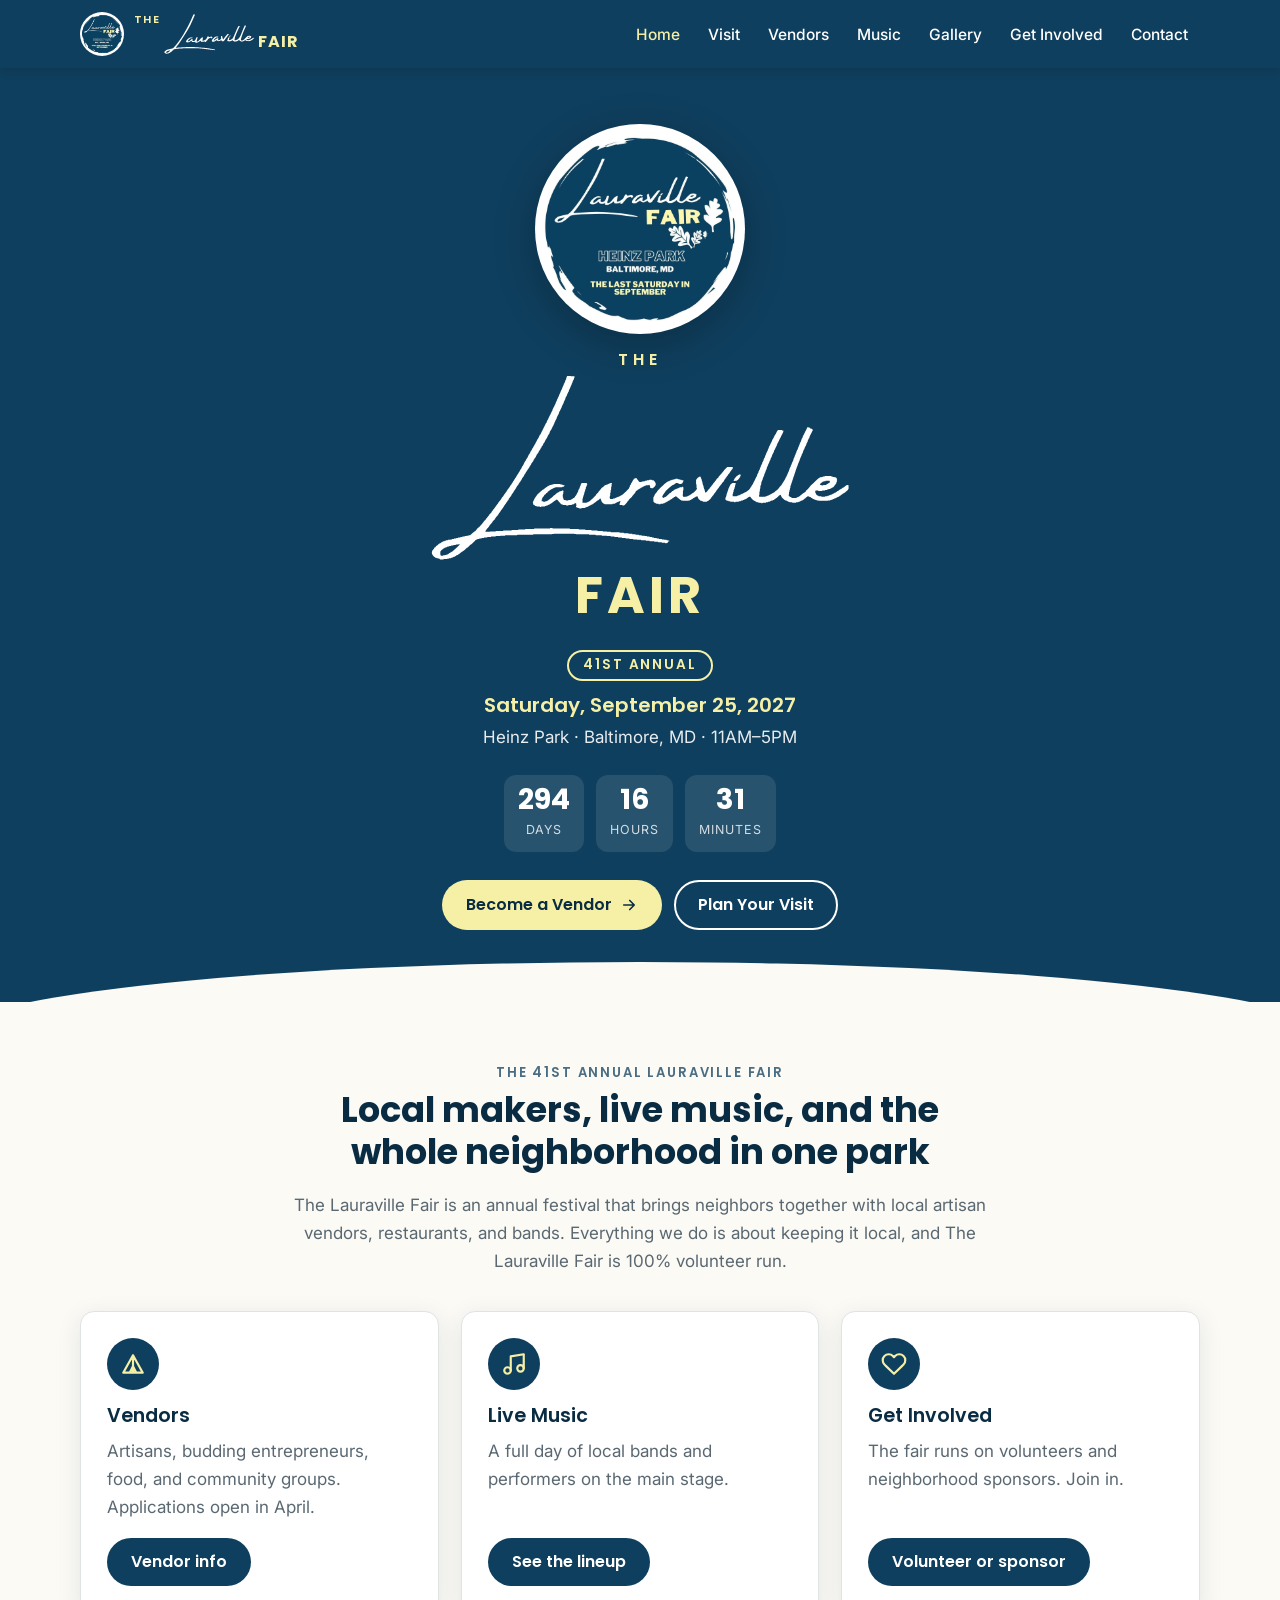
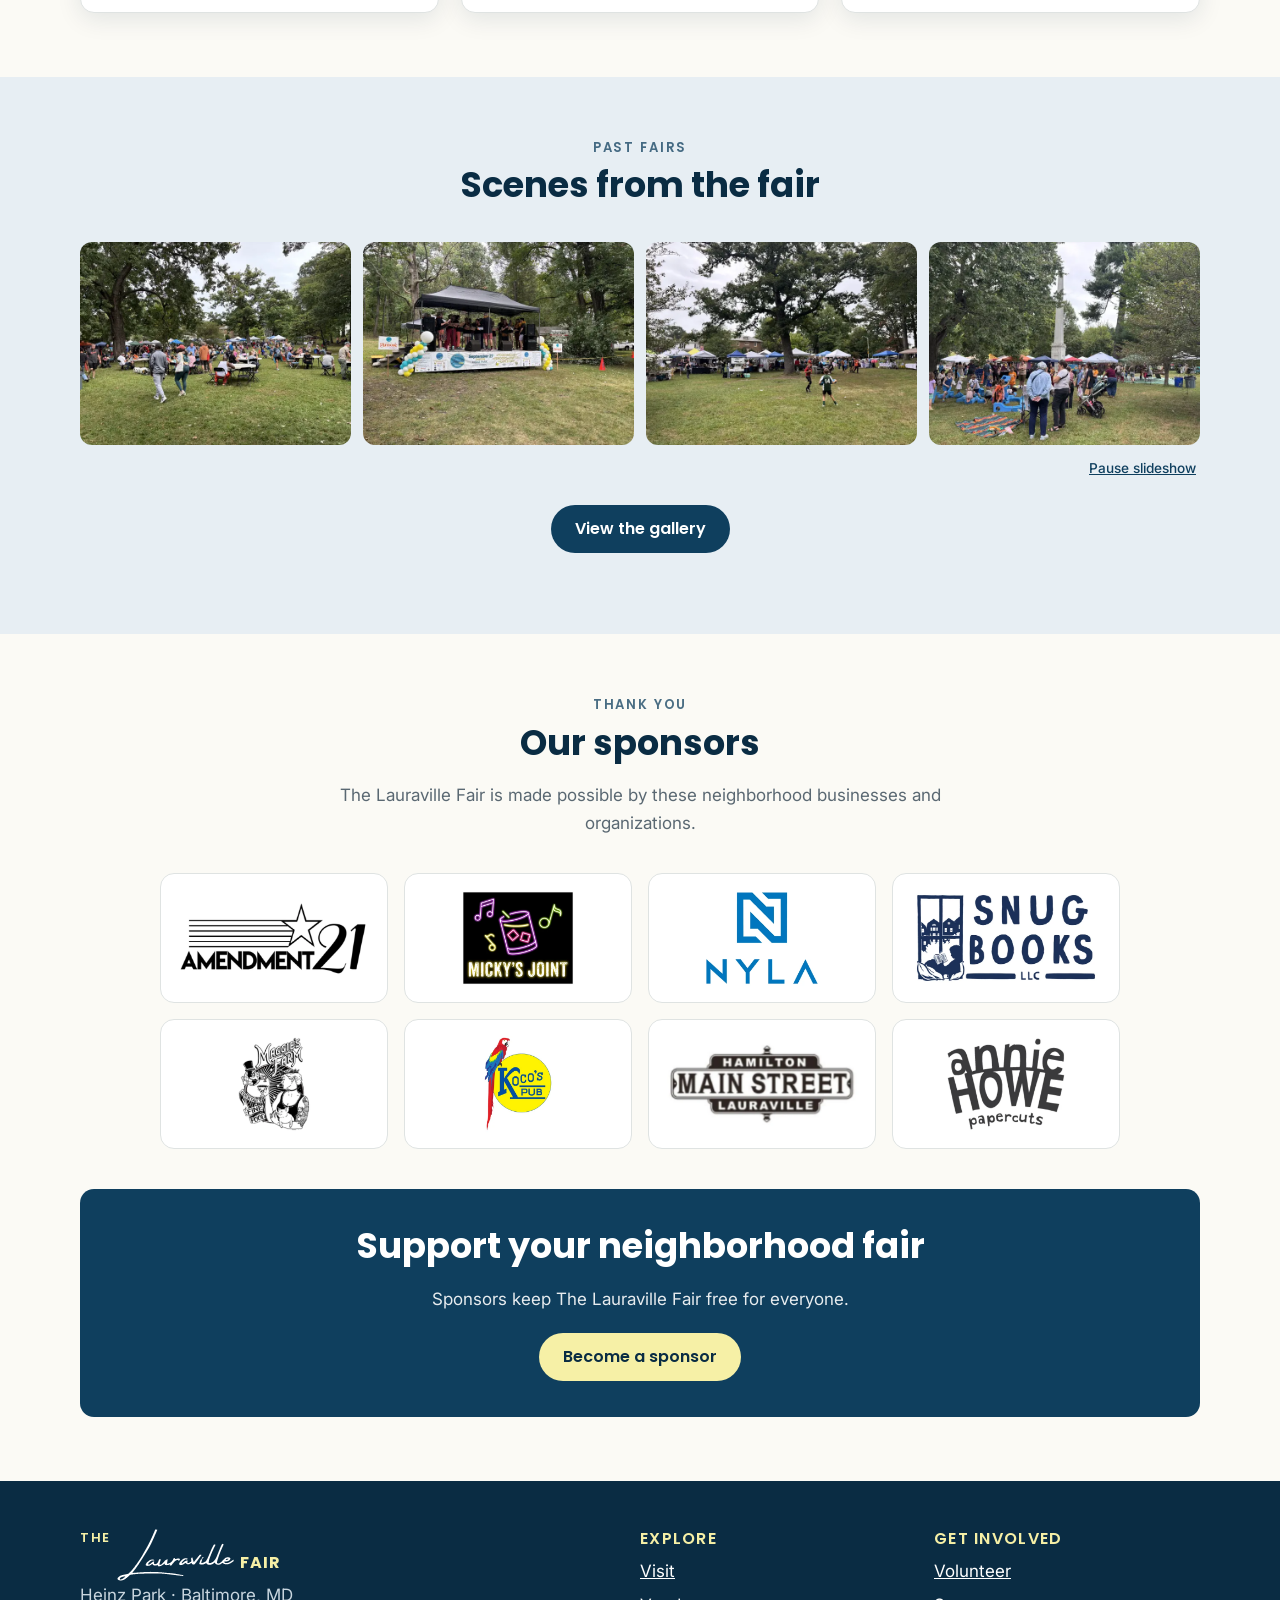
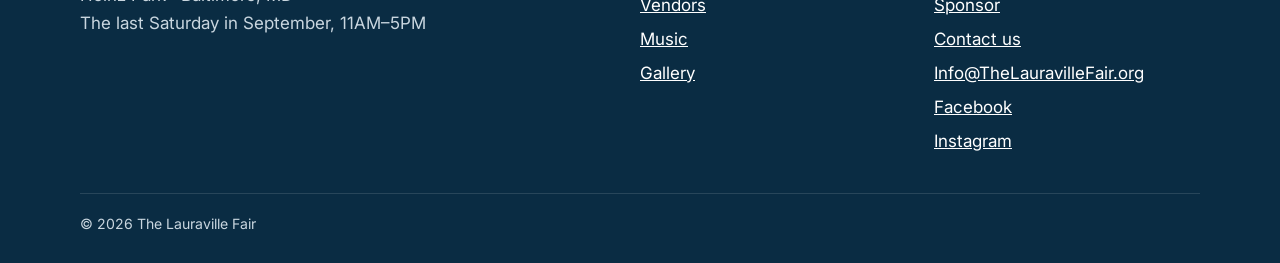
<file: index.html>
<!doctype html>
<html lang="en">
<head>
  <meta charset="utf-8">
  <meta name="viewport" content="width=device-width, initial-scale=1">
  <title>The Lauraville Fair | Heinz Park, Baltimore | The Last Saturday in September</title>
  <meta name="description" content="The Lauraville Fair: a free neighborhood festival of local vendors, live music, food, and community at Heinz Park in Baltimore, every last Saturday in September.">
  <link rel="canonical" href="https://www.thelauravillefair.org/">
  <link rel="icon" href="assets/images/logo-lowres.webp">
  <meta property="og:title" content="The Lauraville Fair | Heinz Park, Baltimore | The Last Saturday in September">
  <meta property="og:description" content="The Lauraville Fair: a free neighborhood festival of local vendors, live music, food, and community at Heinz Park in Baltimore, every last Saturday in September.">
  <meta property="og:image" content="https://www.thelauravillefair.org/assets/images/logo-lowres.webp">
  <link rel="preconnect" href="https://fonts.googleapis.com">
  <link rel="preconnect" href="https://fonts.gstatic.com" crossorigin>
  <link href="https://fonts.googleapis.com/css2?family=Inter:wght@400;500;600&family=Poppins:wght@500;600;700&display=swap" rel="stylesheet">
  <link rel="stylesheet" href="assets/css/styles.css?v=19">
</head>
<body>
  <a class="skip-link" href="#main">Skip to content</a>

  <header class="site-header">
    <nav class="container nav" aria-label="Main">
      <a class="brand" href="index.html">
        <img src="assets/images/logo-lowres.webp" alt="" width="44" height="44">
        <span><small>The</small><img class="script-word" src="assets/images/lauraville-script.svg?v=3" alt="Lauraville" width="90" height="40"><b>FAIR</b></span>
      </a>
      <button class="nav-toggle" aria-label="Open menu" aria-expanded="false" aria-controls="nav-links">
        <svg viewBox="0 0 24 24" fill="none" stroke="currentColor" stroke-width="2" stroke-linecap="round"><path d="M4 6h16M4 12h16M4 18h16"/></svg>
      </button>
      <ul class="nav-links" id="nav-links">
        <li><a href="index.html" aria-current="page">Home</a></li>
        <li><a href="visit.html">Visit</a></li>
        <li><a href="vendors.html">Vendors</a></li>
        <li><a href="music.html">Music</a></li>
        <li><a href="gallery.html">Gallery</a></li>
        <li><a href="get-involved.html">Get Involved</a></li>
        <li><a href="contact.html">Contact</a></li>
      </ul>
    </nav>
  </header>

  <main id="main">

    <section class="hero">
      <div class="container">
        <img class="hero__logo" src="assets/images/logo-lowres.webp" alt="The Lauraville Fair logo" width="210" height="210">
        <h1><span class="the">The</span> <img class="script" src="assets/images/lauraville-script.svg?v=3" alt="Lauraville" width="420" height="187"> <span class="fair">FAIR</span></h1>
        <p class="hero__edition"><span data-fair-edition>41st</span> Annual</p>
        <p class="hero__date" data-fair-date>The last Saturday in September</p>
        <p class="hero__place">Heinz Park · Baltimore, MD · 11AM–5PM</p>
        <div class="countdown" aria-label="Countdown to the fair">
          <div><b data-days>–</b><small>Days</small></div>
          <div><b data-hours>–</b><small>Hours</small></div>
          <div><b data-minutes>–</b><small>Minutes</small></div>
        </div>
        <div class="hero__ctas">
          <a class="btn btn--butter" href="vendors.html">Become a Vendor <svg viewBox="0 0 24 24" fill="none" stroke="currentColor" stroke-width="2.2" stroke-linecap="round" stroke-linejoin="round"><path d="M5 12h14M13 6l6 6-6 6"/></svg></a>
          <a class="btn btn--ghost" href="visit.html">Plan Your Visit</a>
        </div>
      </div>
    </section>

    <section class="section">
      <div class="container">
        <div class="section__head">
          <span class="eyebrow">The <span data-fair-edition>41st</span> Annual Lauraville Fair</span>
          <h2>Local makers, live music, and the whole neighborhood in one park</h2>
          <p>The Lauraville Fair is an annual festival that brings neighbors together with local artisan vendors, restaurants, and bands. Everything we do is about keeping it local, and The Lauraville Fair is 100% volunteer run.</p>
        </div>
        <div class="grid grid--3">
          <div class="card">
            <div class="card__icon"><svg viewBox="0 0 24 24" fill="none" stroke="currentColor" stroke-width="2" stroke-linecap="round" stroke-linejoin="round"><path d="M3 20 12 4l9 16M3 20h18M12 4v16M9 20l3-6 3 6"/></svg></div>
            <h3>Vendors</h3>
            <p>Artisans, budding entrepreneurs, food, and community groups. Applications open in April.</p>
            <a class="btn btn--navy" href="vendors.html">Vendor info</a>
          </div>
          <div class="card">
            <div class="card__icon"><svg viewBox="0 0 24 24" fill="none" stroke="currentColor" stroke-width="2" stroke-linecap="round" stroke-linejoin="round"><path d="M9 18V5l12-2v13"/><circle cx="6" cy="18" r="3"/><circle cx="18" cy="16" r="3"/></svg></div>
            <h3>Live Music</h3>
            <p>A full day of local bands and performers on the main stage.</p>
            <a class="btn btn--navy" href="music.html">See the lineup</a>
          </div>
          <div class="card">
            <div class="card__icon"><svg viewBox="0 0 24 24" fill="none" stroke="currentColor" stroke-width="2" stroke-linecap="round" stroke-linejoin="round"><path d="M20.8 4.6a5.5 5.5 0 0 0-7.8 0L12 5.7l-1-1.1a5.5 5.5 0 0 0-7.8 7.8l1 1.1L12 21l7.8-7.5 1-1.1a5.5 5.5 0 0 0 0-7.8z"/></svg></div>
            <h3>Get Involved</h3>
            <p>The fair runs on volunteers and neighborhood sponsors. Join in.</p>
            <a class="btn btn--navy" href="get-involved.html">Volunteer or sponsor</a>
          </div>
        </div>
      </div>
    </section>

    <section class="section section--tint">
      <div class="container">
        <div class="section__head">
          <span class="eyebrow">Past Fairs</span>
          <h2>Scenes from the fair</h2>
        </div>
        <div class="gallery rotator" data-photos="[{&quot;src&quot;: &quot;assets/images/gallery/fair-2025-01-sm.webp&quot;, &quot;alt&quot;: &quot;Crowds and picnic tables under the big shade trees at Heinz Park&quot;}, {&quot;src&quot;: &quot;assets/images/gallery/fair-2025-06-sm.webp&quot;, &quot;alt&quot;: &quot;A band performing on the main stage&quot;}, {&quot;src&quot;: &quot;assets/images/gallery/fair-2025-07-sm.webp&quot;, &quot;alt&quot;: &quot;Kids playing on the lawn with vendor tents behind them&quot;}, {&quot;src&quot;: &quot;assets/images/gallery/fair-2025-08-sm.webp&quot;, &quot;alt&quot;: &quot;Families and strollers gathered near the monument&quot;}, {&quot;src&quot;: &quot;assets/images/gallery/fair-2025-02-sm.webp&quot;, &quot;alt&quot;: &quot;Fairgoers strolling past vendor tents on a sunny afternoon&quot;}, {&quot;src&quot;: &quot;assets/images/gallery/fair-2025-03-sm.webp&quot;, &quot;alt&quot;: &quot;A busy crowd making its way through the vendor tents&quot;}, {&quot;src&quot;: &quot;assets/images/gallery/fair-2025-04-sm.webp&quot;, &quot;alt&quot;: &quot;Neighbors gathered near the colorful vendor tents&quot;}, {&quot;src&quot;: &quot;assets/images/gallery/fair-2025-05-sm.webp&quot;, &quot;alt&quot;: &quot;Vendor tents lining the park beside the monument&quot;}, {&quot;src&quot;: &quot;assets/images/gallery/fair-2025-10-sm.webp&quot;, &quot;alt&quot;: &quot;Picnic blankets and a crowd gathered on the lawn near the food trucks&quot;}, {&quot;src&quot;: &quot;assets/images/gallery/fair-2025-11-sm.webp&quot;, &quot;alt&quot;: &quot;A kid and a grown-up by a giant tree trunk, with umbrellas and tents behind&quot;}, {&quot;src&quot;: &quot;assets/images/gallery/fair-2025-12-sm.webp&quot;, &quot;alt&quot;: &quot;A vendor setting up by a blue tent, with the fair spread out under the trees&quot;}, {&quot;src&quot;: &quot;assets/images/gallery/fair-2025-09-sm.webp&quot;, &quot;alt&quot;: &quot;The big branch that fell during our first act of the 2025 fair. Surrounded by the stage, vendors, vehicles, and people, it landed perfectly between the stage and a food truck. Nothing was damaged!&quot;}]">
          <a class="gallery__item" href="gallery.html"><img src="assets/images/gallery/fair-2025-01-sm.webp" alt="Crowds and picnic tables under the big shade trees at Heinz Park" loading="lazy" width="640" height="480"></a>
          <a class="gallery__item" href="gallery.html"><img src="assets/images/gallery/fair-2025-06-sm.webp" alt="A band performing on the main stage" loading="lazy" width="640" height="480"></a>
          <a class="gallery__item" href="gallery.html"><img src="assets/images/gallery/fair-2025-07-sm.webp" alt="Kids playing on the lawn with vendor tents behind them" loading="lazy" width="640" height="480"></a>
          <a class="gallery__item" href="gallery.html"><img src="assets/images/gallery/fair-2025-08-sm.webp" alt="Families and strollers gathered near the monument" loading="lazy" width="640" height="480"></a>
        </div>
        <p class="rotator__controls"><button class="rotator__pause" type="button" aria-pressed="false">Pause slideshow</button></p>
        <p style="text-align:center;margin-top:24px"><a class="btn btn--navy" href="gallery.html">View the gallery</a></p>
      </div>
    </section>

    <section class="section">
      <div class="container">
        <div class="section__head">
          <span class="eyebrow">Thank You</span>
          <h2>Our sponsors</h2>
          <p>The Lauraville Fair is made possible by these neighborhood businesses and organizations.</p>
        </div>
        <ul class="sponsor-logos">
          <li><img src="assets/images/sponsors/amendment-21.webp" alt="Amendment 21" width="600" height="257" loading="lazy"></li>
          <li><img src="assets/images/sponsors/mickys-joint.webp" alt="Micky&#39;s Joint" width="424" height="360" loading="lazy"></li>
          <li><a href="https://nylatechnologysolutions.com/" target="_blank" rel="noopener"><img src="assets/images/sponsors/nyla.webp" alt="NYLA" width="433" height="360" loading="lazy"></a></li>
          <li><a href="https://www.snugbooks.com/" target="_blank" rel="noopener"><img src="assets/images/sponsors/snug-books.webp" alt="Snug Books" width="600" height="313" loading="lazy"></a></li>
          <li><a href="https://www.maggiesfarmmd.com/" target="_blank" rel="noopener"><img src="assets/images/sponsors/maggies-farm.webp" alt="Maggie&#39;s Farm" width="284" height="360" loading="lazy"></a></li>
          <li><a href="https://kocospub.com/" target="_blank" rel="noopener"><img src="assets/images/sponsors/kocos-pub.webp" alt="Koco&#39;s Pub" width="264" height="360" loading="lazy"></a></li>
          <li><a href="https://hamiltonlauraville.org/" target="_blank" rel="noopener"><img src="assets/images/sponsors/hamilton-lauraville-main-street.webp" alt="Hamilton Lauraville Main Street" width="560" height="260" loading="lazy"></a></li>
          <li><a href="https://anniehowepapercuts.com/" target="_blank" rel="noopener"><img src="assets/images/sponsors/annie-howe-papercuts.webp" alt="Annie Howe Papercuts" width="456" height="360" loading="lazy"></a></li>
        </ul>
        <div class="cta-band">
          <h2>Support your neighborhood fair</h2>
          <p>Sponsors keep The Lauraville Fair free for everyone.</p>
          <a class="btn btn--butter" href="get-involved.html#sponsor">Become a sponsor</a>
        </div>
      </div>
    </section>

  </main>

  <footer class="site-footer">
    <div class="container">
      <div class="footer-grid">
        <div>
          <div class="footer-brand"><small>The</small> <img class="script-word" src="assets/images/lauraville-script.svg?v=3" alt="Lauraville" width="117" height="52"> <b>FAIR</b></div>
          <p>Heinz Park · Baltimore, MD<br>The last Saturday in September, 11AM–5PM</p>
        </div>
        <div>
          <h3>Explore</h3>
          <ul>
            <li><a href="visit.html">Visit</a></li>
            <li><a href="vendors.html">Vendors</a></li>
            <li><a href="music.html">Music</a></li>
            <li><a href="gallery.html">Gallery</a></li>
          </ul>
        </div>
        <div>
          <h3>Get Involved</h3>
          <ul>
            <li><a href="get-involved.html#volunteer">Volunteer</a></li>
            <li><a href="get-involved.html#sponsor">Sponsor</a></li>
            <li><a href="contact.html">Contact us</a></li>
            <li><a href="mailto:Info@TheLauravilleFair.org">Info@TheLauravilleFair.org</a></li>
            <li><a href="https://www.facebook.com/thelauravillefair" target="_blank" rel="noopener">Facebook</a></li>
            <li><a href="https://www.instagram.com/thelauravillefair/" target="_blank" rel="noopener">Instagram</a></li>
          </ul>
        </div>
      </div>
      <div class="footer-bottom">© <span data-year></span> The Lauraville Fair</div>
    </div>
  </footer>

  <script src="assets/js/main.js?v=16"></script>
</body>
</html>
</file>
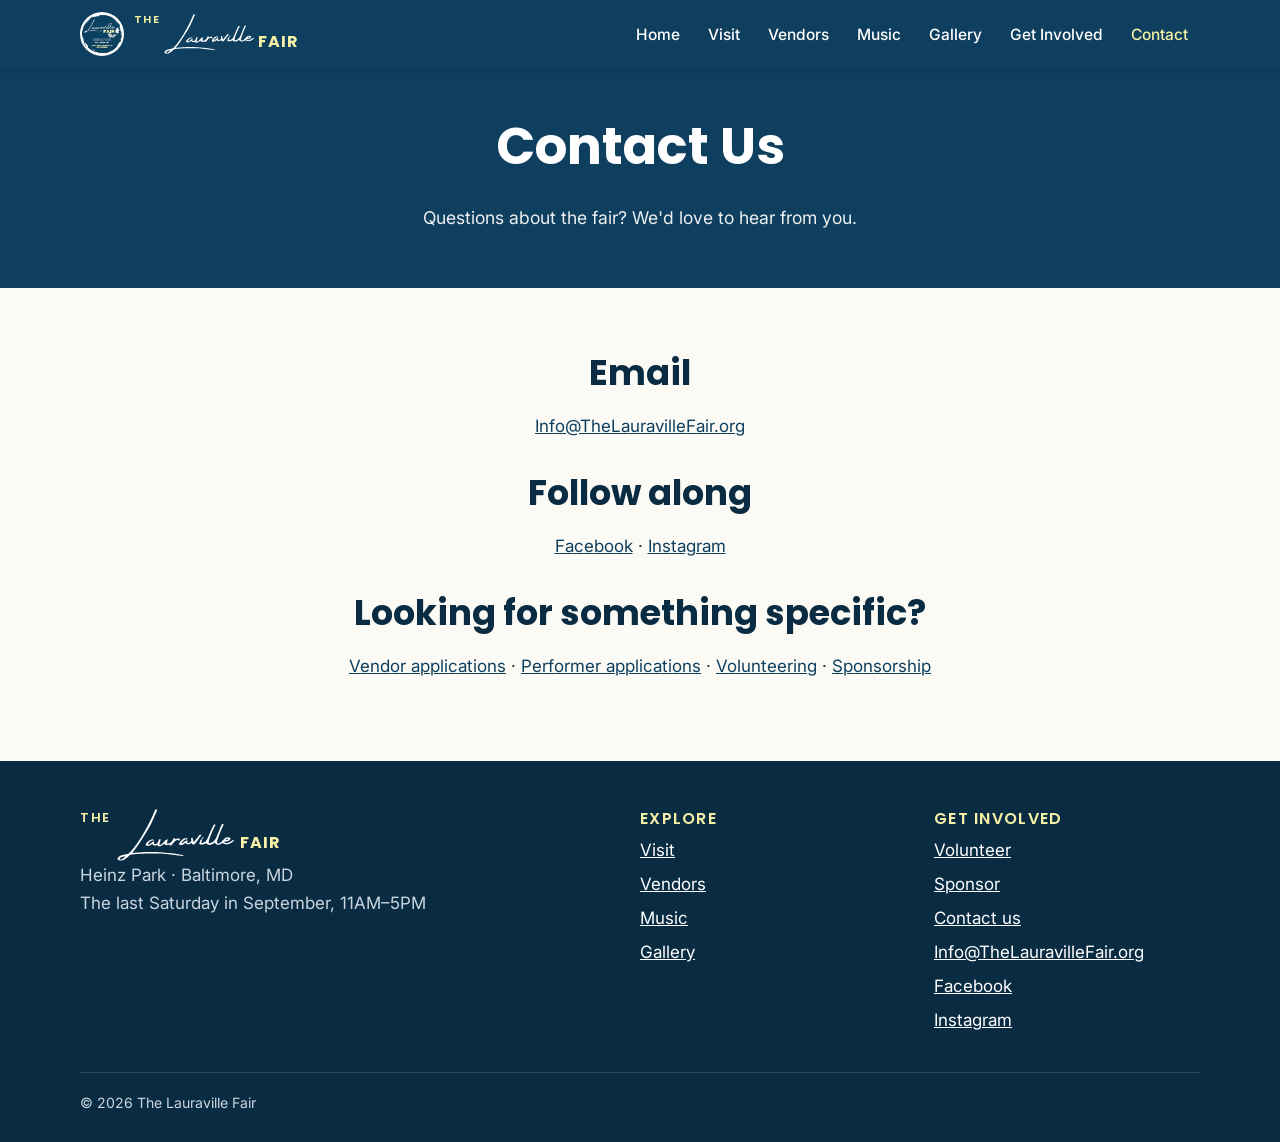
<file: contact.html>
<!doctype html>
<html lang="en">
<head>
  <meta charset="utf-8">
  <meta name="viewport" content="width=device-width, initial-scale=1">
  <title>Contact | The Lauraville Fair</title>
  <meta name="description" content="Contact the organizers of The Lauraville Fair.">
  <link rel="canonical" href="https://www.thelauravillefair.org/contact.html">
  <link rel="icon" href="assets/images/logo-lowres.webp">
  <meta property="og:title" content="Contact | The Lauraville Fair">
  <meta property="og:description" content="Contact the organizers of The Lauraville Fair.">
  <meta property="og:image" content="https://www.thelauravillefair.org/assets/images/logo-lowres.webp">
  <link rel="preconnect" href="https://fonts.googleapis.com">
  <link rel="preconnect" href="https://fonts.gstatic.com" crossorigin>
  <link href="https://fonts.googleapis.com/css2?family=Inter:wght@400;500;600&family=Poppins:wght@500;600;700&display=swap" rel="stylesheet">
  <link rel="stylesheet" href="assets/css/styles.css?v=19">
</head>
<body>
  <a class="skip-link" href="#main">Skip to content</a>

  <header class="site-header">
    <nav class="container nav" aria-label="Main">
      <a class="brand" href="index.html">
        <img src="assets/images/logo-lowres.webp" alt="" width="44" height="44">
        <span><small>The</small><img class="script-word" src="assets/images/lauraville-script.svg?v=3" alt="Lauraville" width="90" height="40"><b>FAIR</b></span>
      </a>
      <button class="nav-toggle" aria-label="Open menu" aria-expanded="false" aria-controls="nav-links">
        <svg viewBox="0 0 24 24" fill="none" stroke="currentColor" stroke-width="2" stroke-linecap="round"><path d="M4 6h16M4 12h16M4 18h16"/></svg>
      </button>
      <ul class="nav-links" id="nav-links">
        <li><a href="index.html">Home</a></li>
        <li><a href="visit.html">Visit</a></li>
        <li><a href="vendors.html">Vendors</a></li>
        <li><a href="music.html">Music</a></li>
        <li><a href="gallery.html">Gallery</a></li>
        <li><a href="get-involved.html">Get Involved</a></li>
        <li><a href="contact.html" aria-current="page">Contact</a></li>
      </ul>
    </nav>
  </header>

  <main id="main">
    <section class="page-hero">
      <div class="container">
        <h1>Contact Us</h1>
        <p>Questions about the fair? We'd love to hear from you.</p>
      </div>
    </section>

    <section class="section">
      <div class="container" style="max-width:720px;text-align:center">
        <h2>Email</h2>
        <p><a href="mailto:Info@TheLauravilleFair.org">Info@TheLauravilleFair.org</a></p>
        <h2 style="margin-top:32px">Follow along</h2>
        <p><a href="https://www.facebook.com/thelauravillefair" target="_blank" rel="noopener">Facebook</a> · <a href="https://www.instagram.com/thelauravillefair/" target="_blank" rel="noopener">Instagram</a></p>
        <h2 style="margin-top:32px">Looking for something specific?</h2>
        <p><a href="vendors.html">Vendor applications</a> · <a href="music.html">Performer applications</a> · <a href="get-involved.html#volunteer">Volunteering</a> · <a href="get-involved.html#sponsor">Sponsorship</a></p>
      </div>
    </section>

  </main>

  <footer class="site-footer">
    <div class="container">
      <div class="footer-grid">
        <div>
          <div class="footer-brand"><small>The</small> <img class="script-word" src="assets/images/lauraville-script.svg?v=3" alt="Lauraville" width="117" height="52"> <b>FAIR</b></div>
          <p>Heinz Park · Baltimore, MD<br>The last Saturday in September, 11AM–5PM</p>
        </div>
        <div>
          <h3>Explore</h3>
          <ul>
            <li><a href="visit.html">Visit</a></li>
            <li><a href="vendors.html">Vendors</a></li>
            <li><a href="music.html">Music</a></li>
            <li><a href="gallery.html">Gallery</a></li>
          </ul>
        </div>
        <div>
          <h3>Get Involved</h3>
          <ul>
            <li><a href="get-involved.html#volunteer">Volunteer</a></li>
            <li><a href="get-involved.html#sponsor">Sponsor</a></li>
            <li><a href="contact.html">Contact us</a></li>
            <li><a href="mailto:Info@TheLauravilleFair.org">Info@TheLauravilleFair.org</a></li>
            <li><a href="https://www.facebook.com/thelauravillefair" target="_blank" rel="noopener">Facebook</a></li>
            <li><a href="https://www.instagram.com/thelauravillefair/" target="_blank" rel="noopener">Instagram</a></li>
          </ul>
        </div>
      </div>
      <div class="footer-bottom">© <span data-year></span> The Lauraville Fair</div>
    </div>
  </footer>

  <script src="assets/js/main.js?v=16"></script>
</body>
</html>
</file>
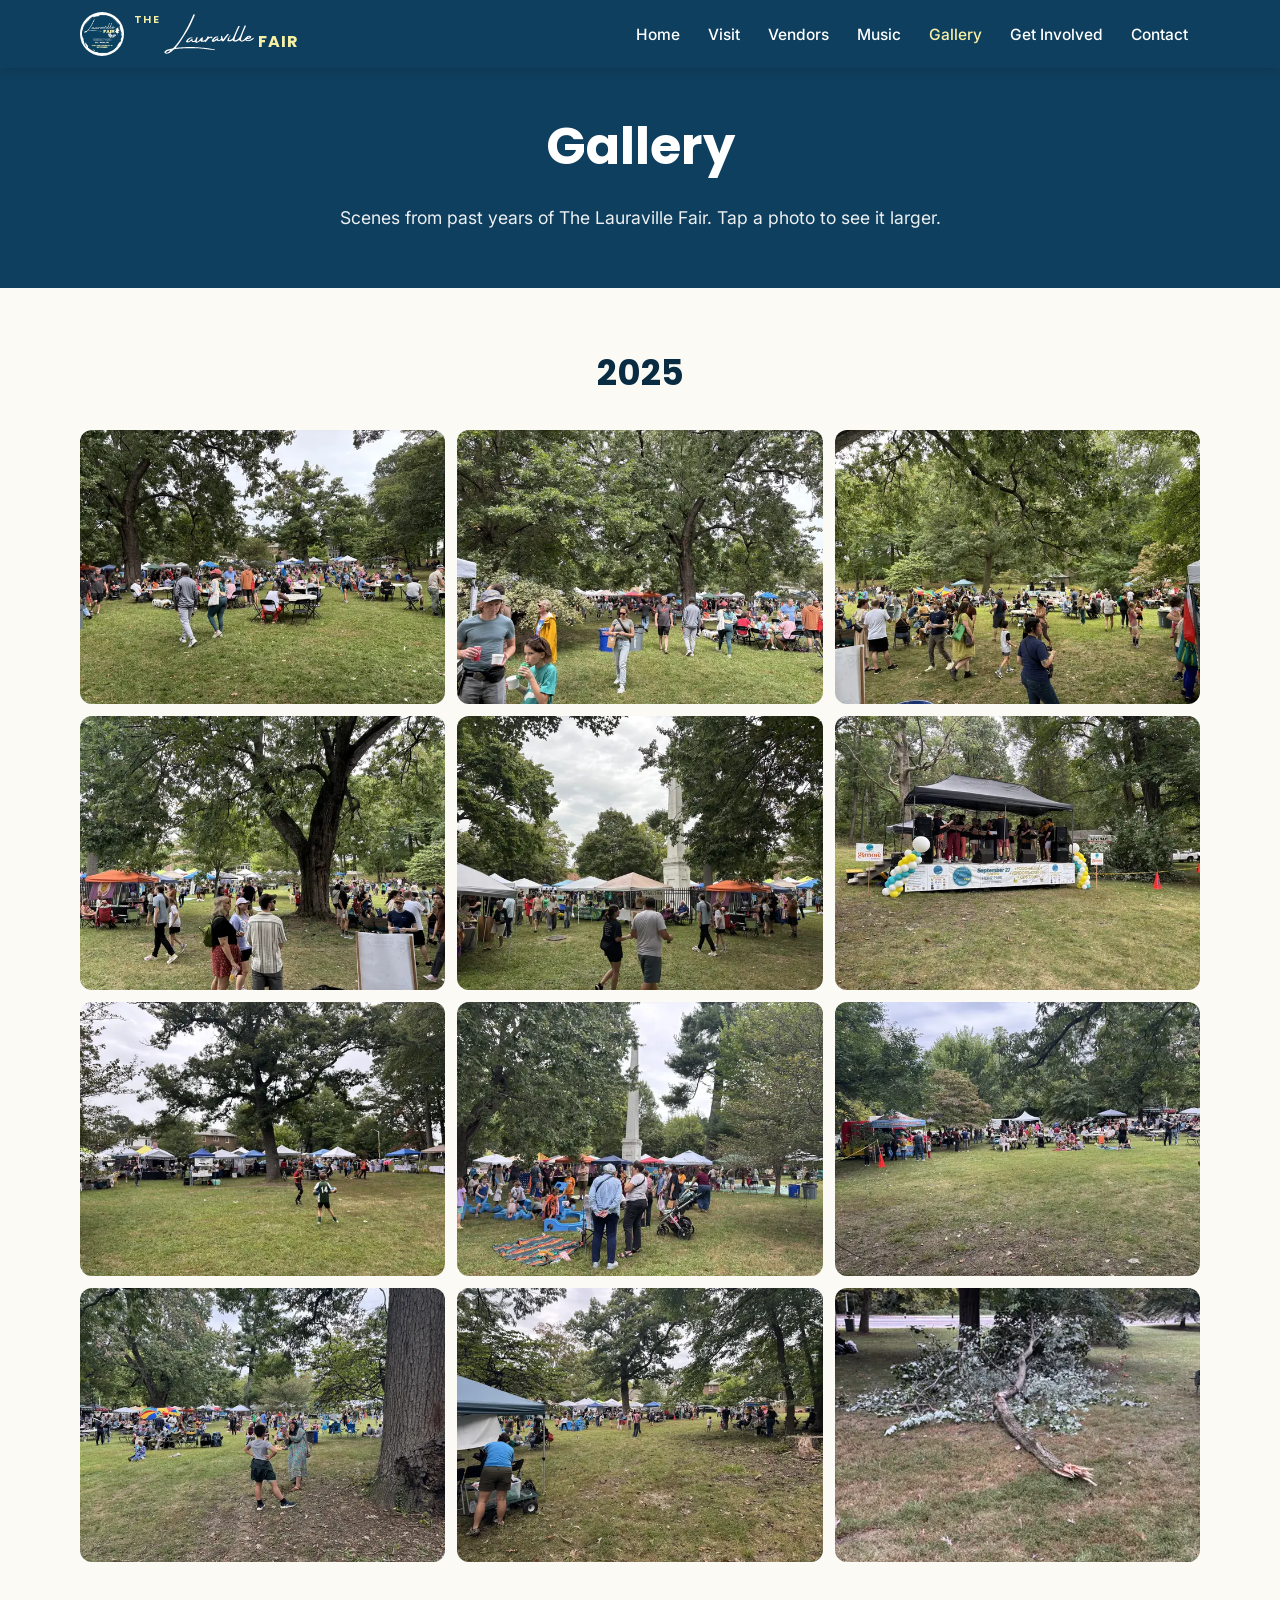
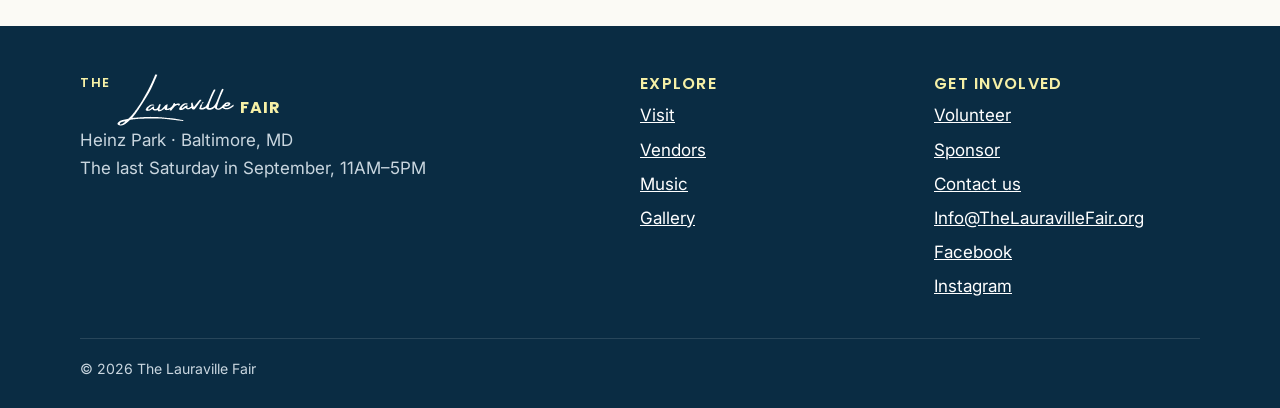
<file: gallery.html>
<!doctype html>
<html lang="en">
<head>
  <meta charset="utf-8">
  <meta name="viewport" content="width=device-width, initial-scale=1">
  <title>Gallery | The Lauraville Fair</title>
  <meta name="description" content="Photos from past years of The Lauraville Fair at Heinz Park in Baltimore.">
  <link rel="canonical" href="https://www.thelauravillefair.org/gallery.html">
  <link rel="icon" href="assets/images/logo-lowres.webp">
  <meta property="og:title" content="Gallery | The Lauraville Fair">
  <meta property="og:description" content="Photos from past years of The Lauraville Fair at Heinz Park in Baltimore.">
  <meta property="og:image" content="https://www.thelauravillefair.org/assets/images/logo-lowres.webp">
  <link rel="preconnect" href="https://fonts.googleapis.com">
  <link rel="preconnect" href="https://fonts.gstatic.com" crossorigin>
  <link href="https://fonts.googleapis.com/css2?family=Inter:wght@400;500;600&family=Poppins:wght@500;600;700&display=swap" rel="stylesheet">
  <link rel="stylesheet" href="assets/css/styles.css?v=19">
</head>
<body>
  <a class="skip-link" href="#main">Skip to content</a>

  <header class="site-header">
    <nav class="container nav" aria-label="Main">
      <a class="brand" href="index.html">
        <img src="assets/images/logo-lowres.webp" alt="" width="44" height="44">
        <span><small>The</small><img class="script-word" src="assets/images/lauraville-script.svg?v=3" alt="Lauraville" width="90" height="40"><b>FAIR</b></span>
      </a>
      <button class="nav-toggle" aria-label="Open menu" aria-expanded="false" aria-controls="nav-links">
        <svg viewBox="0 0 24 24" fill="none" stroke="currentColor" stroke-width="2" stroke-linecap="round"><path d="M4 6h16M4 12h16M4 18h16"/></svg>
      </button>
      <ul class="nav-links" id="nav-links">
        <li><a href="index.html">Home</a></li>
        <li><a href="visit.html">Visit</a></li>
        <li><a href="vendors.html">Vendors</a></li>
        <li><a href="music.html">Music</a></li>
        <li><a href="gallery.html" aria-current="page">Gallery</a></li>
        <li><a href="get-involved.html">Get Involved</a></li>
        <li><a href="contact.html">Contact</a></li>
      </ul>
    </nav>
  </header>

  <main id="main">
    <section class="page-hero">
      <div class="container">
        <h1>Gallery</h1>
        <p>Scenes from past years of The Lauraville Fair. Tap a photo to see it larger.</p>
      </div>
    </section>

    <section class="section">
      <div class="container">
        <div class="section__head"><h2>2025</h2></div>
        <div class="gallery gallery--year">
          <a class="gallery__item" href="assets/images/gallery/fair-2025-01.webp" data-lightbox><img src="assets/images/gallery/fair-2025-01-sm.webp" alt="Crowds and picnic tables under the big shade trees at Heinz Park" loading="lazy" width="640" height="480"></a>
          <a class="gallery__item" href="assets/images/gallery/fair-2025-02.webp" data-lightbox><img src="assets/images/gallery/fair-2025-02-sm.webp" alt="Fairgoers strolling past vendor tents on a sunny afternoon" loading="lazy" width="640" height="480"></a>
          <a class="gallery__item" href="assets/images/gallery/fair-2025-03.webp" data-lightbox><img src="assets/images/gallery/fair-2025-03-sm.webp" alt="A busy crowd making its way through the vendor tents" loading="lazy" width="640" height="480"></a>
          <a class="gallery__item" href="assets/images/gallery/fair-2025-04.webp" data-lightbox><img src="assets/images/gallery/fair-2025-04-sm.webp" alt="Neighbors gathered near the colorful vendor tents" loading="lazy" width="640" height="480"></a>
          <a class="gallery__item" href="assets/images/gallery/fair-2025-05.webp" data-lightbox><img src="assets/images/gallery/fair-2025-05-sm.webp" alt="Vendor tents lining the park beside the monument" loading="lazy" width="640" height="480"></a>
          <a class="gallery__item" href="assets/images/gallery/fair-2025-06.webp" data-lightbox><img src="assets/images/gallery/fair-2025-06-sm.webp" alt="A band performing on the main stage" loading="lazy" width="640" height="480"></a>
          <a class="gallery__item" href="assets/images/gallery/fair-2025-07.webp" data-lightbox><img src="assets/images/gallery/fair-2025-07-sm.webp" alt="Kids playing on the lawn with vendor tents behind them" loading="lazy" width="640" height="480"></a>
          <a class="gallery__item" href="assets/images/gallery/fair-2025-08.webp" data-lightbox><img src="assets/images/gallery/fair-2025-08-sm.webp" alt="Families and strollers gathered near the monument" loading="lazy" width="640" height="480"></a>
          <a class="gallery__item" href="assets/images/gallery/fair-2025-10.webp" data-lightbox><img src="assets/images/gallery/fair-2025-10-sm.webp" alt="Picnic blankets and a crowd gathered on the lawn near the food trucks" loading="lazy" width="640" height="480"></a>
          <a class="gallery__item" href="assets/images/gallery/fair-2025-11.webp" data-lightbox><img src="assets/images/gallery/fair-2025-11-sm.webp" alt="A kid and a grown-up by a giant tree trunk, with umbrellas and tents behind" loading="lazy" width="640" height="480"></a>
          <a class="gallery__item" href="assets/images/gallery/fair-2025-12.webp" data-lightbox><img src="assets/images/gallery/fair-2025-12-sm.webp" alt="A vendor setting up by a blue tent, with the fair spread out under the trees" loading="lazy" width="640" height="480"></a>
          <a class="gallery__item" href="assets/images/gallery/fair-2025-09.webp" data-lightbox><img src="assets/images/gallery/fair-2025-09-sm.webp" alt="The big branch that fell during our first act of the 2025 fair. Surrounded by the stage, vendors, vehicles, and people, it landed perfectly between the stage and a food truck. Nothing was damaged!" loading="lazy" width="640" height="480"></a>
        </div>
      </div>
    </section>

    <dialog class="lightbox" aria-label="Photo viewer">
      <button class="lightbox__close" type="button" aria-label="Close">&times;</button>
      <button class="lightbox__prev" type="button" aria-label="Previous photo">&#8249;</button>
      <img alt="">
      <button class="lightbox__next" type="button" aria-label="Next photo">&#8250;</button>
      <p class="lightbox__caption"></p>
    </dialog>

  </main>

  <footer class="site-footer">
    <div class="container">
      <div class="footer-grid">
        <div>
          <div class="footer-brand"><small>The</small> <img class="script-word" src="assets/images/lauraville-script.svg?v=3" alt="Lauraville" width="117" height="52"> <b>FAIR</b></div>
          <p>Heinz Park · Baltimore, MD<br>The last Saturday in September, 11AM–5PM</p>
        </div>
        <div>
          <h3>Explore</h3>
          <ul>
            <li><a href="visit.html">Visit</a></li>
            <li><a href="vendors.html">Vendors</a></li>
            <li><a href="music.html">Music</a></li>
            <li><a href="gallery.html">Gallery</a></li>
          </ul>
        </div>
        <div>
          <h3>Get Involved</h3>
          <ul>
            <li><a href="get-involved.html#volunteer">Volunteer</a></li>
            <li><a href="get-involved.html#sponsor">Sponsor</a></li>
            <li><a href="contact.html">Contact us</a></li>
            <li><a href="mailto:Info@TheLauravilleFair.org">Info@TheLauravilleFair.org</a></li>
            <li><a href="https://www.facebook.com/thelauravillefair" target="_blank" rel="noopener">Facebook</a></li>
            <li><a href="https://www.instagram.com/thelauravillefair/" target="_blank" rel="noopener">Instagram</a></li>
          </ul>
        </div>
      </div>
      <div class="footer-bottom">© <span data-year></span> The Lauraville Fair</div>
    </div>
  </footer>

  <script src="assets/js/main.js?v=16"></script>
</body>
</html>
</file>
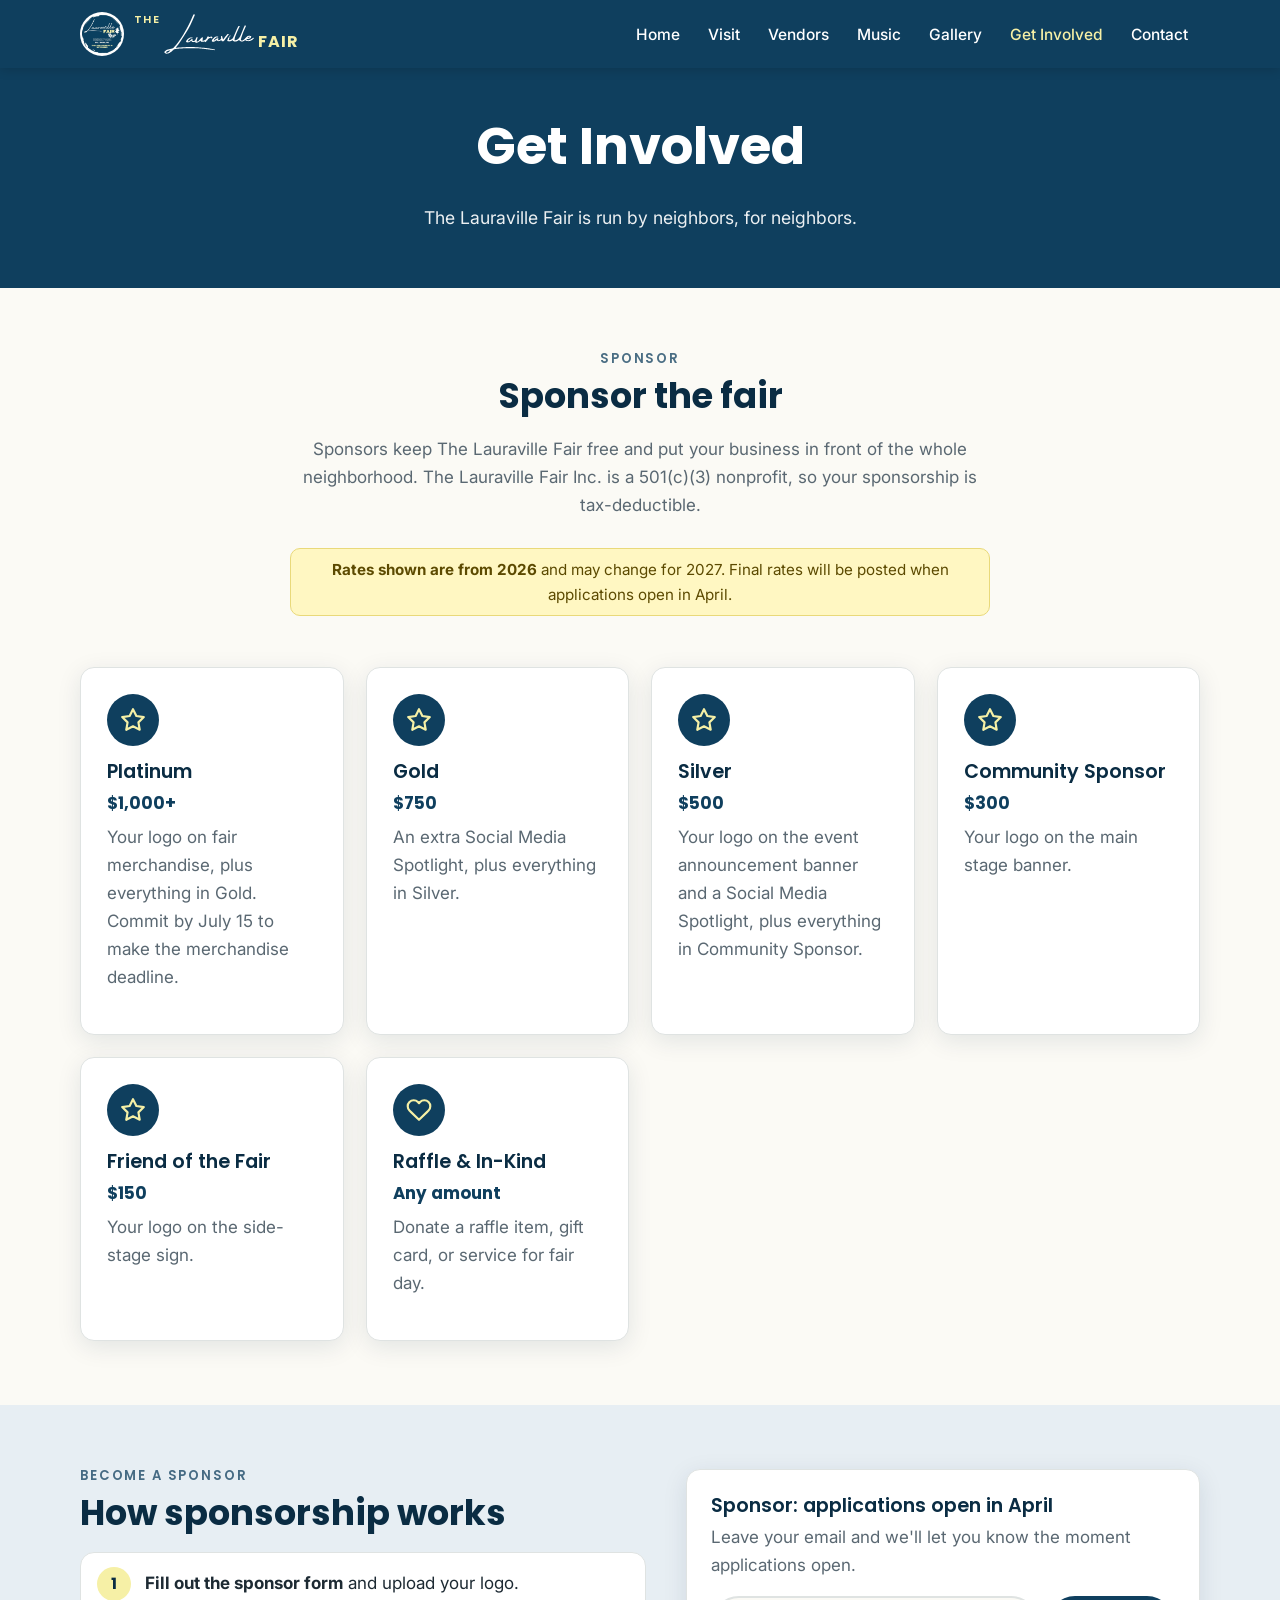
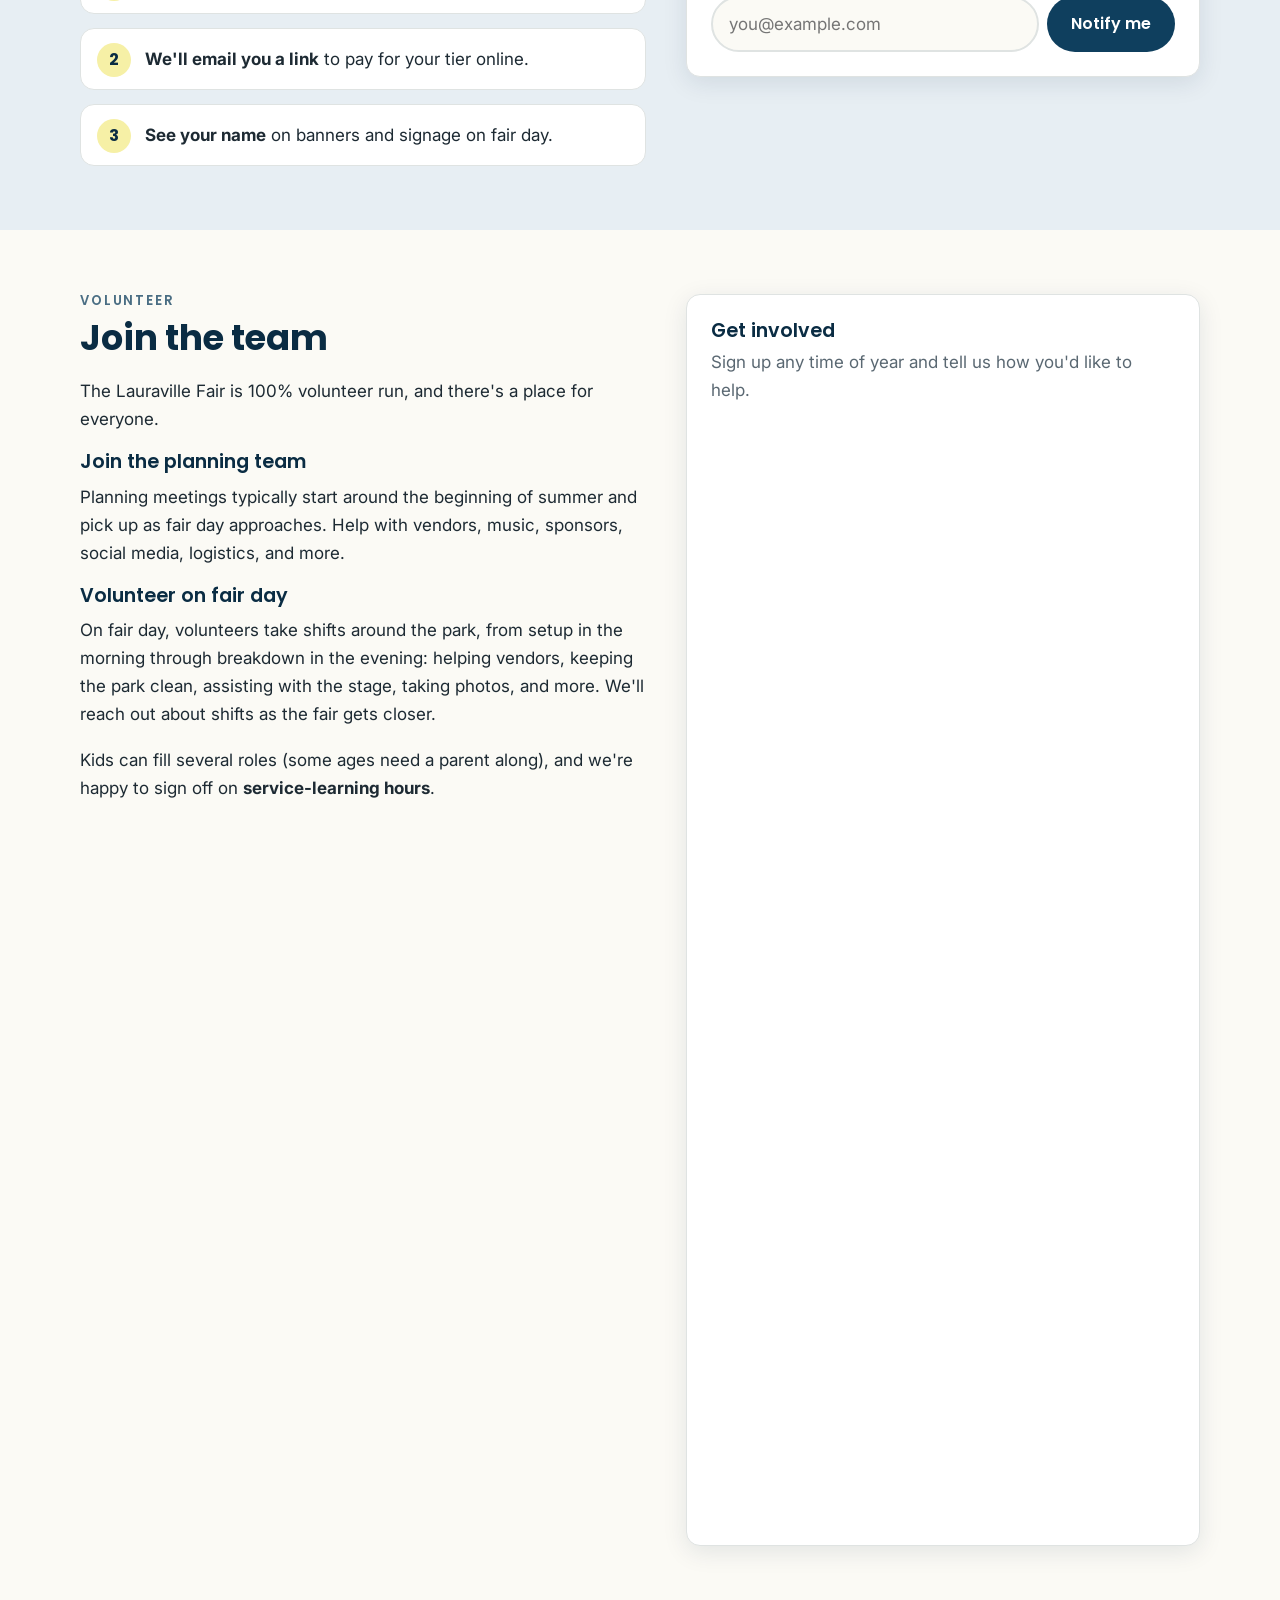
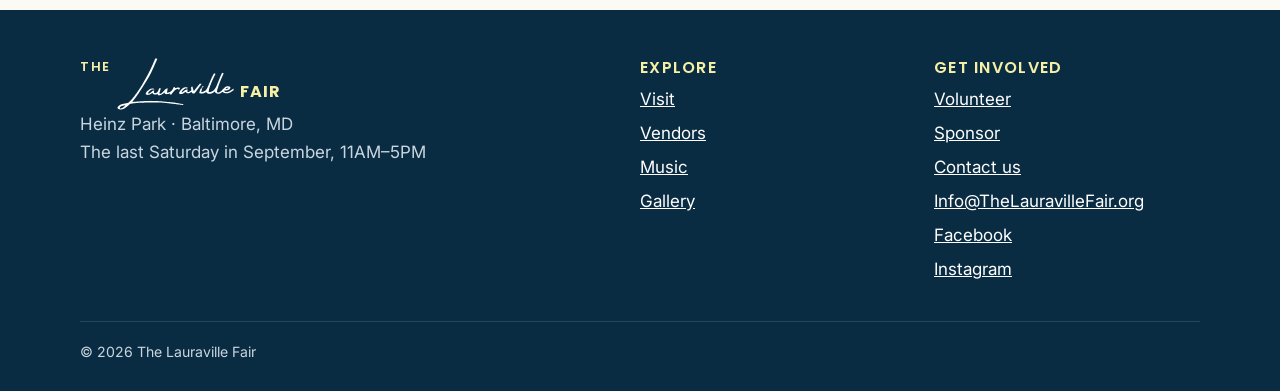
<file: get-involved.html>
<!doctype html>
<html lang="en">
<head>
  <meta charset="utf-8">
  <meta name="viewport" content="width=device-width, initial-scale=1">
  <title>Get Involved | The Lauraville Fair</title>
  <meta name="description" content="Volunteer at or sponsor The Lauraville Fair, Baltimore's neighborhood fair at Heinz Park.">
  <link rel="canonical" href="https://www.thelauravillefair.org/get-involved.html">
  <link rel="icon" href="assets/images/logo-lowres.webp">
  <meta property="og:title" content="Get Involved | The Lauraville Fair">
  <meta property="og:description" content="Volunteer at or sponsor The Lauraville Fair, Baltimore's neighborhood fair at Heinz Park.">
  <meta property="og:image" content="https://www.thelauravillefair.org/assets/images/logo-lowres.webp">
  <link rel="preconnect" href="https://fonts.googleapis.com">
  <link rel="preconnect" href="https://fonts.gstatic.com" crossorigin>
  <link href="https://fonts.googleapis.com/css2?family=Inter:wght@400;500;600&family=Poppins:wght@500;600;700&display=swap" rel="stylesheet">
  <link rel="stylesheet" href="assets/css/styles.css?v=19">
</head>
<body>
  <a class="skip-link" href="#main">Skip to content</a>

  <header class="site-header">
    <nav class="container nav" aria-label="Main">
      <a class="brand" href="index.html">
        <img src="assets/images/logo-lowres.webp" alt="" width="44" height="44">
        <span><small>The</small><img class="script-word" src="assets/images/lauraville-script.svg?v=3" alt="Lauraville" width="90" height="40"><b>FAIR</b></span>
      </a>
      <button class="nav-toggle" aria-label="Open menu" aria-expanded="false" aria-controls="nav-links">
        <svg viewBox="0 0 24 24" fill="none" stroke="currentColor" stroke-width="2" stroke-linecap="round"><path d="M4 6h16M4 12h16M4 18h16"/></svg>
      </button>
      <ul class="nav-links" id="nav-links">
        <li><a href="index.html">Home</a></li>
        <li><a href="visit.html">Visit</a></li>
        <li><a href="vendors.html">Vendors</a></li>
        <li><a href="music.html">Music</a></li>
        <li><a href="gallery.html">Gallery</a></li>
        <li><a href="get-involved.html" aria-current="page">Get Involved</a></li>
        <li><a href="contact.html">Contact</a></li>
      </ul>
    </nav>
  </header>

  <main id="main">
    <section class="page-hero">
      <div class="container">
        <h1>Get Involved</h1>
        <p>The Lauraville Fair is run by neighbors, for neighbors.</p>
      </div>
    </section>

    <section class="section" id="sponsor">
      <div class="container">
        <div class="section__head">
          <span class="eyebrow">Sponsor</span>
          <h2>Sponsor the fair</h2>
          <p>Sponsors keep The Lauraville Fair free and put your business in front of the whole neighborhood. The Lauraville Fair Inc. is a 501(c)(3) nonprofit, so your sponsorship is tax-deductible.</p>
          <p class="rates-note" data-until-open><strong>Rates shown are from 2026</strong> and may change for <span data-fair-year></span>. Final rates will be posted when applications open in April.</p>
        </div>
        <div class="grid grid--3 tiers">
          <div class="card"><div class="card__icon"><svg viewBox="0 0 24 24" fill="none" stroke="currentColor" stroke-width="2" stroke-linecap="round" stroke-linejoin="round"><path d="m12 2 3.1 6.3 6.9 1-5 4.9 1.2 6.8L12 17.8 5.8 21l1.2-6.8-5-4.9 6.9-1z"/></svg></div><h3>Platinum</h3><span class="price">$1,000+</span><p>Your logo on fair merchandise, plus everything in Gold. Commit by July 15 to make the merchandise deadline.</p></div>
          <div class="card"><div class="card__icon"><svg viewBox="0 0 24 24" fill="none" stroke="currentColor" stroke-width="2" stroke-linecap="round" stroke-linejoin="round"><path d="m12 2 3.1 6.3 6.9 1-5 4.9 1.2 6.8L12 17.8 5.8 21l1.2-6.8-5-4.9 6.9-1z"/></svg></div><h3>Gold</h3><span class="price">$750</span><p>An extra Social Media Spotlight, plus everything in Silver.</p></div>
          <div class="card"><div class="card__icon"><svg viewBox="0 0 24 24" fill="none" stroke="currentColor" stroke-width="2" stroke-linecap="round" stroke-linejoin="round"><path d="m12 2 3.1 6.3 6.9 1-5 4.9 1.2 6.8L12 17.8 5.8 21l1.2-6.8-5-4.9 6.9-1z"/></svg></div><h3>Silver</h3><span class="price">$500</span><p>Your logo on the event announcement banner and a Social Media Spotlight, plus everything in Community Sponsor.</p></div>
          <div class="card"><div class="card__icon"><svg viewBox="0 0 24 24" fill="none" stroke="currentColor" stroke-width="2" stroke-linecap="round" stroke-linejoin="round"><path d="m12 2 3.1 6.3 6.9 1-5 4.9 1.2 6.8L12 17.8 5.8 21l1.2-6.8-5-4.9 6.9-1z"/></svg></div><h3>Community Sponsor</h3><span class="price">$300</span><p>Your logo on the main stage banner.</p></div>
          <div class="card"><div class="card__icon"><svg viewBox="0 0 24 24" fill="none" stroke="currentColor" stroke-width="2" stroke-linecap="round" stroke-linejoin="round"><path d="m12 2 3.1 6.3 6.9 1-5 4.9 1.2 6.8L12 17.8 5.8 21l1.2-6.8-5-4.9 6.9-1z"/></svg></div><h3>Friend of the Fair</h3><span class="price">$150</span><p>Your logo on the side-stage sign.</p></div>
          <div class="card"><div class="card__icon"><svg viewBox="0 0 24 24" fill="none" stroke="currentColor" stroke-width="2" stroke-linecap="round" stroke-linejoin="round"><path d="M20.8 4.6a5.5 5.5 0 0 0-7.8 0L12 5.7l-1-1.1a5.5 5.5 0 0 0-7.8 7.8l1 1.1L12 21l7.8-7.5 1-1.1a5.5 5.5 0 0 0 0-7.8z"/></svg></div><h3>Raffle &amp; In-Kind</h3><span class="price">Any amount</span><p>Donate a raffle item, gift card, or service for fair day.</p></div>
        </div>
      </div>
    </section>

    <section class="section section--tint">
      <div class="container split split--top">
        <div>
          <span class="eyebrow">Become a Sponsor</span>
          <h2>How sponsorship works</h2>
          <ol class="steps">
            <li><strong>Fill out the sponsor form</strong> and upload your logo.</li>
            <li><strong>We'll email you a link</strong> to pay for your tier online.</li>
            <li><strong>See your name</strong> on banners and signage on fair day.</li>
          </ol>
        </div>
        <div class="apply" data-form="sponsor">
          <div class="apply__closed">
            <h3>Sponsor: applications open in April</h3>
            <p>Leave your email and we'll let you know the moment applications open.</p>
            <form class="notify" data-category="Sponsor">
              <label class="sr-only" for="notify-sponsor">Email address</label>
              <input id="notify-sponsor" type="email" name="email" placeholder="you@example.com" autocomplete="email" required>
              <button class="btn btn--navy" type="submit">Notify me</button>
            </form>
            <p class="notify__done" hidden role="status">You're on the list! We'll email you when sponsor applications open.</p>
            <p class="notify__error" hidden role="alert">Sorry, something went wrong. Please try again, or email us instead.</p>
          </div>
          <div class="apply__open" hidden>
            <h3>Sponsor application</h3>
            <div class="form-embed" data-embed="sponsor"><p class="form-embed__missing"><span class="todo">Sponsor application form goes here</span></p></div>
          </div>
        </div>
      </div>
    </section>

    <section class="section" id="volunteer">
      <div class="container split split--top">
        <div>
          <span class="eyebrow">Volunteer</span>
          <h2>Join the team</h2>
          <p>The Lauraville Fair is 100% volunteer run, and there's a place for everyone.</p>
          <h3>Join the planning team</h3>
          <p>Planning meetings typically start around the beginning of summer and pick up as fair day approaches. Help with vendors, music, sponsors, social media, logistics, and more.</p>
          <h3>Volunteer on fair day</h3>
          <p>On fair day, volunteers take shifts around the park, from setup in the morning through breakdown in the evening: helping vendors, keeping the park clean, assisting with the stage, taking photos, and more. We'll reach out about shifts as the fair gets closer.</p>
          <p>Kids can fill several roles (some ages need a parent along), and we're happy to sign off on <strong>service-learning hours</strong>.</p>
        </div>
        <div class="apply">
          <h3>Get involved</h3>
          <p>Sign up any time of year and tell us how you'd like to help.</p>
          <div class="form-embed" data-embed="volunteer"><p class="form-embed__missing"><a href="https://docs.google.com/forms/d/e/1FAIpQLScFg6_XKZ6nJEc7A5YPPMD-gkOqgxM2j5RRvMKCqe0HeOlsjA/viewform" target="_blank" rel="noopener">Open the sign-up form</a></p></div>
        </div>
      </div>
    </section>

  </main>

  <footer class="site-footer">
    <div class="container">
      <div class="footer-grid">
        <div>
          <div class="footer-brand"><small>The</small> <img class="script-word" src="assets/images/lauraville-script.svg?v=3" alt="Lauraville" width="117" height="52"> <b>FAIR</b></div>
          <p>Heinz Park · Baltimore, MD<br>The last Saturday in September, 11AM–5PM</p>
        </div>
        <div>
          <h3>Explore</h3>
          <ul>
            <li><a href="visit.html">Visit</a></li>
            <li><a href="vendors.html">Vendors</a></li>
            <li><a href="music.html">Music</a></li>
            <li><a href="gallery.html">Gallery</a></li>
          </ul>
        </div>
        <div>
          <h3>Get Involved</h3>
          <ul>
            <li><a href="get-involved.html#volunteer">Volunteer</a></li>
            <li><a href="get-involved.html#sponsor">Sponsor</a></li>
            <li><a href="contact.html">Contact us</a></li>
            <li><a href="mailto:Info@TheLauravilleFair.org">Info@TheLauravilleFair.org</a></li>
            <li><a href="https://www.facebook.com/thelauravillefair" target="_blank" rel="noopener">Facebook</a></li>
            <li><a href="https://www.instagram.com/thelauravillefair/" target="_blank" rel="noopener">Instagram</a></li>
          </ul>
        </div>
      </div>
      <div class="footer-bottom">© <span data-year></span> The Lauraville Fair</div>
    </div>
  </footer>

  <script src="assets/js/main.js?v=16"></script>
</body>
</html>
</file>
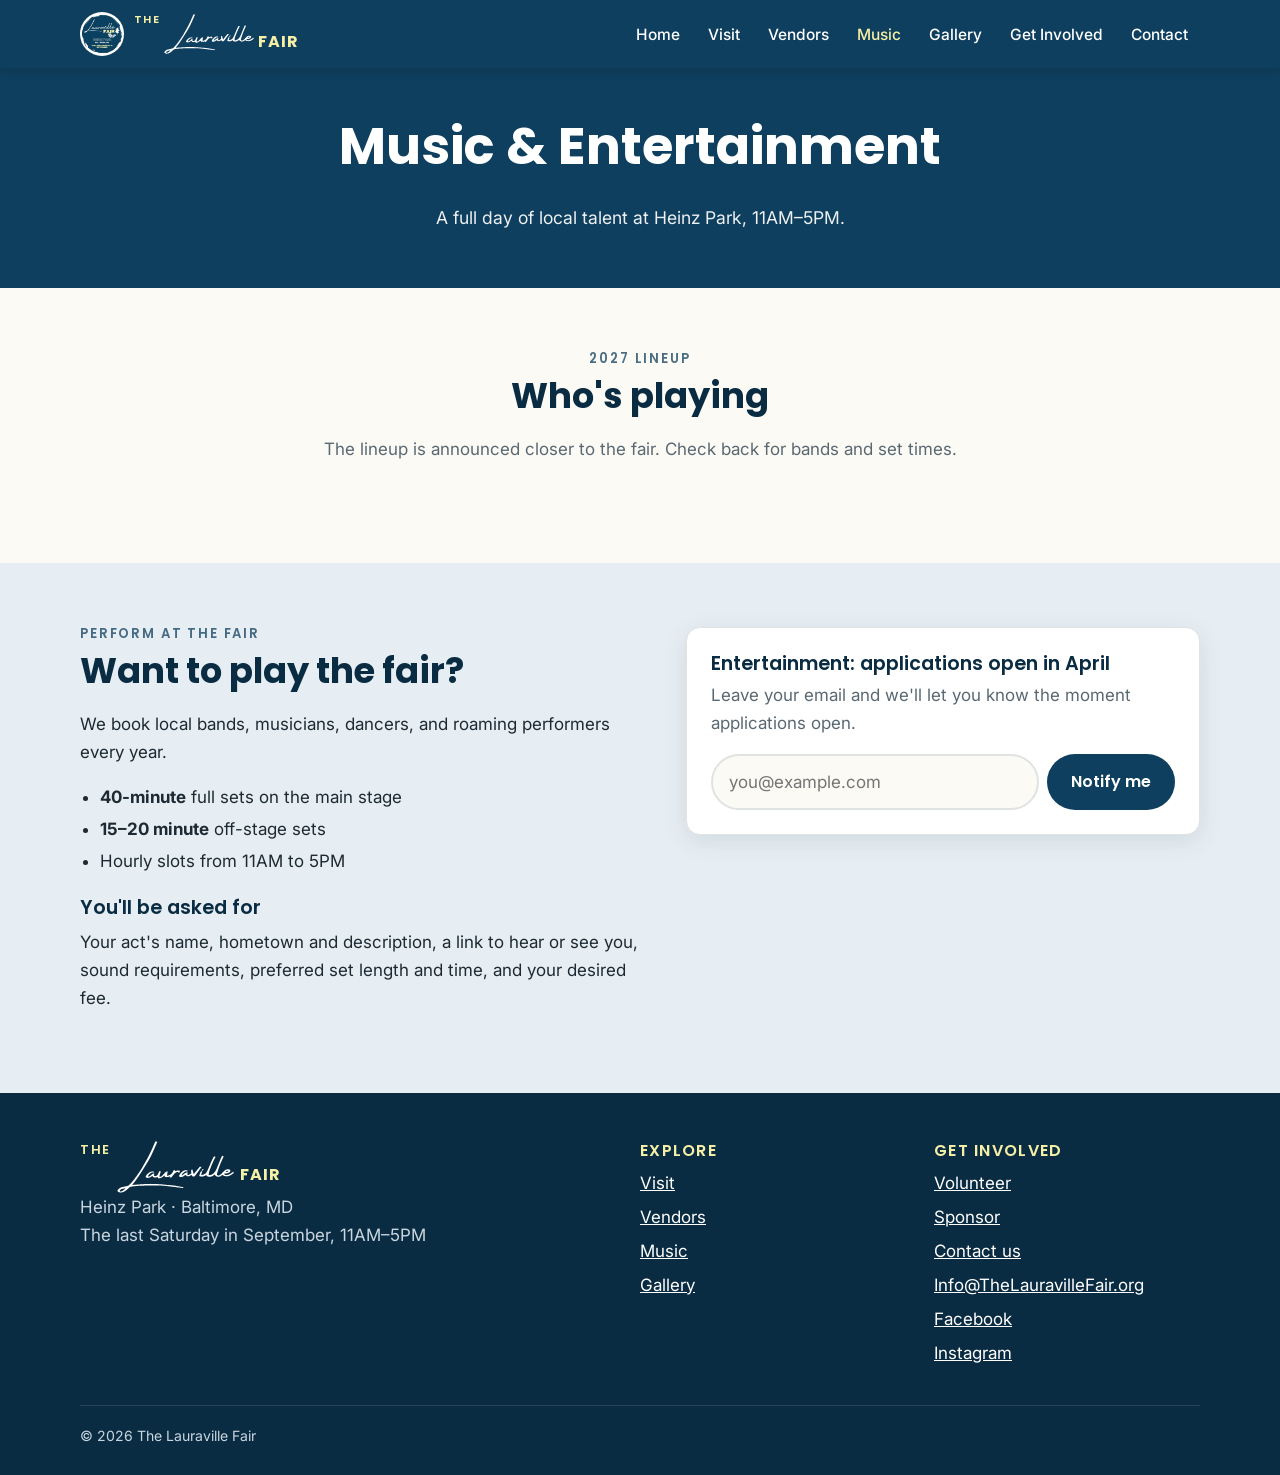
<file: music.html>
<!doctype html>
<html lang="en">
<head>
  <meta charset="utf-8">
  <meta name="viewport" content="width=device-width, initial-scale=1">
  <title>Music & Entertainment | The Lauraville Fair</title>
  <meta name="description" content="Live music and entertainment at The Lauraville Fair: the lineup and how to apply to perform.">
  <link rel="canonical" href="https://www.thelauravillefair.org/music.html">
  <link rel="icon" href="assets/images/logo-lowres.webp">
  <meta property="og:title" content="Music & Entertainment | The Lauraville Fair">
  <meta property="og:description" content="Live music and entertainment at The Lauraville Fair: the lineup and how to apply to perform.">
  <meta property="og:image" content="https://www.thelauravillefair.org/assets/images/logo-lowres.webp">
  <link rel="preconnect" href="https://fonts.googleapis.com">
  <link rel="preconnect" href="https://fonts.gstatic.com" crossorigin>
  <link href="https://fonts.googleapis.com/css2?family=Inter:wght@400;500;600&family=Poppins:wght@500;600;700&display=swap" rel="stylesheet">
  <link rel="stylesheet" href="assets/css/styles.css?v=19">
</head>
<body>
  <a class="skip-link" href="#main">Skip to content</a>

  <header class="site-header">
    <nav class="container nav" aria-label="Main">
      <a class="brand" href="index.html">
        <img src="assets/images/logo-lowres.webp" alt="" width="44" height="44">
        <span><small>The</small><img class="script-word" src="assets/images/lauraville-script.svg?v=3" alt="Lauraville" width="90" height="40"><b>FAIR</b></span>
      </a>
      <button class="nav-toggle" aria-label="Open menu" aria-expanded="false" aria-controls="nav-links">
        <svg viewBox="0 0 24 24" fill="none" stroke="currentColor" stroke-width="2" stroke-linecap="round"><path d="M4 6h16M4 12h16M4 18h16"/></svg>
      </button>
      <ul class="nav-links" id="nav-links">
        <li><a href="index.html">Home</a></li>
        <li><a href="visit.html">Visit</a></li>
        <li><a href="vendors.html">Vendors</a></li>
        <li><a href="music.html" aria-current="page">Music</a></li>
        <li><a href="gallery.html">Gallery</a></li>
        <li><a href="get-involved.html">Get Involved</a></li>
        <li><a href="contact.html">Contact</a></li>
      </ul>
    </nav>
  </header>

  <main id="main">
    <section class="page-hero">
      <div class="container">
        <h1>Music &amp; Entertainment</h1>
        <p>A full day of local talent at Heinz Park, 11AM–5PM.</p>
      </div>
    </section>

    <section class="section">
      <div class="container" style="max-width:800px">
        <div class="section__head">
          <span class="eyebrow"><span data-fair-year></span> Lineup</span>
          <h2>Who's playing</h2>
          <p>The lineup is announced closer to the fair. Check back for bands and set times.</p>
        </div>
      </div>
    </section>

    <section class="section section--tint" id="apply">
      <div class="container split split--top">
        <div>
          <span class="eyebrow">Perform at the Fair</span>
          <h2>Want to play the fair?</h2>
          <p>We book local bands, musicians, dancers, and roaming performers every year.</p>
          <ul class="facts">
            <li><strong>40-minute</strong> full sets on the main stage</li>
            <li><strong>15–20 minute</strong> off-stage sets</li>
            <li>Hourly slots from 11AM to 5PM</li>
          </ul>
          <h3>You'll be asked for</h3>
          <p>Your act's name, hometown and description, a link to hear or see you, sound requirements, preferred set length and time, and your desired fee.</p>
        </div>
        <div class="apply" data-form="entertainment">
          <div class="apply__closed">
            <h3>Entertainment: applications open in April</h3>
            <p>Leave your email and we'll let you know the moment applications open.</p>
            <form class="notify" data-category="Entertainment">
              <label class="sr-only" for="notify-entertainment">Email address</label>
              <input id="notify-entertainment" type="email" name="email" placeholder="you@example.com" autocomplete="email" required>
              <button class="btn btn--navy" type="submit">Notify me</button>
            </form>
            <p class="notify__done" hidden role="status">You're on the list! We'll email you when entertainment applications open.</p>
            <p class="notify__error" hidden role="alert">Sorry, something went wrong. Please try again, or email us instead.</p>
          </div>
          <div class="apply__open" hidden>
            <h3>Entertainment application</h3>
            <div class="form-embed" data-embed="entertainment"><p class="form-embed__missing"><span class="todo">Entertainment application form goes here</span></p></div>
          </div>
        </div>
      </div>
    </section>

  </main>

  <footer class="site-footer">
    <div class="container">
      <div class="footer-grid">
        <div>
          <div class="footer-brand"><small>The</small> <img class="script-word" src="assets/images/lauraville-script.svg?v=3" alt="Lauraville" width="117" height="52"> <b>FAIR</b></div>
          <p>Heinz Park · Baltimore, MD<br>The last Saturday in September, 11AM–5PM</p>
        </div>
        <div>
          <h3>Explore</h3>
          <ul>
            <li><a href="visit.html">Visit</a></li>
            <li><a href="vendors.html">Vendors</a></li>
            <li><a href="music.html">Music</a></li>
            <li><a href="gallery.html">Gallery</a></li>
          </ul>
        </div>
        <div>
          <h3>Get Involved</h3>
          <ul>
            <li><a href="get-involved.html#volunteer">Volunteer</a></li>
            <li><a href="get-involved.html#sponsor">Sponsor</a></li>
            <li><a href="contact.html">Contact us</a></li>
            <li><a href="mailto:Info@TheLauravilleFair.org">Info@TheLauravilleFair.org</a></li>
            <li><a href="https://www.facebook.com/thelauravillefair" target="_blank" rel="noopener">Facebook</a></li>
            <li><a href="https://www.instagram.com/thelauravillefair/" target="_blank" rel="noopener">Instagram</a></li>
          </ul>
        </div>
      </div>
      <div class="footer-bottom">© <span data-year></span> The Lauraville Fair</div>
    </div>
  </footer>

  <script src="assets/js/main.js?v=16"></script>
</body>
</html>
</file>
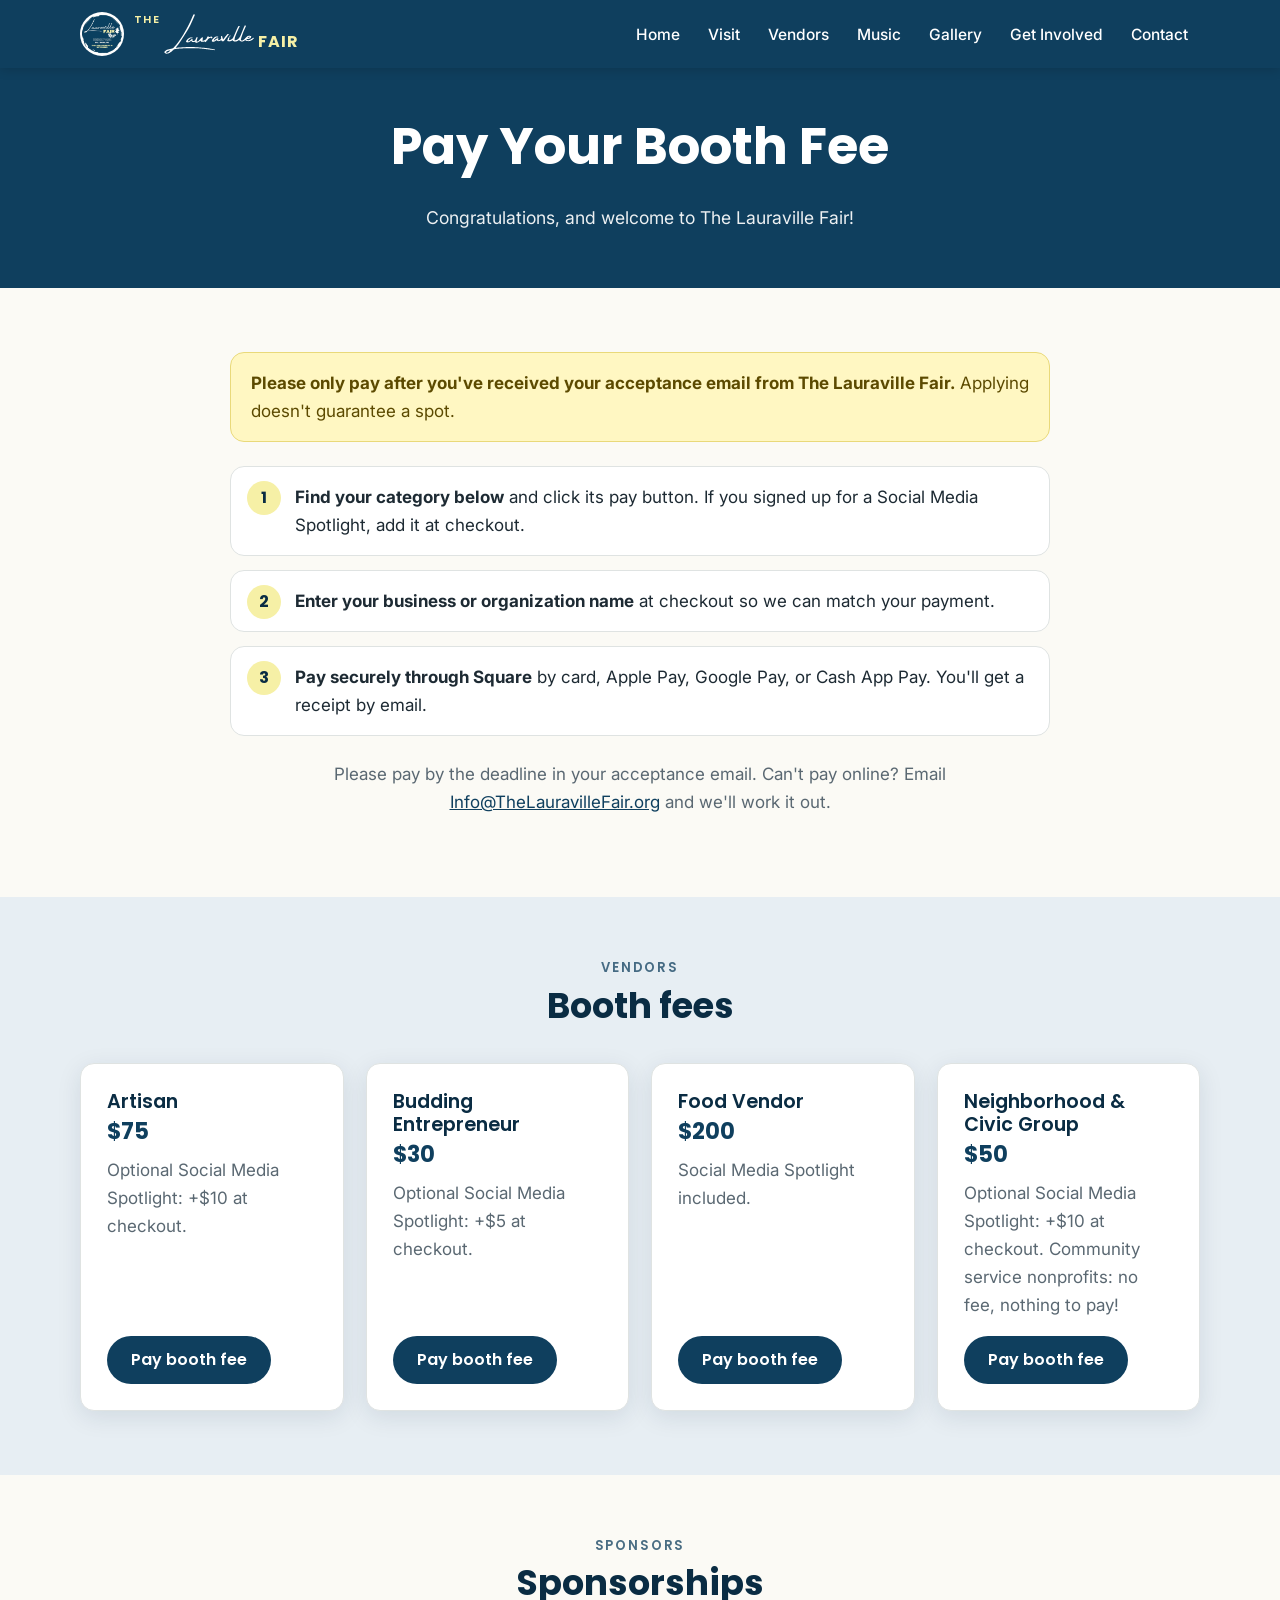
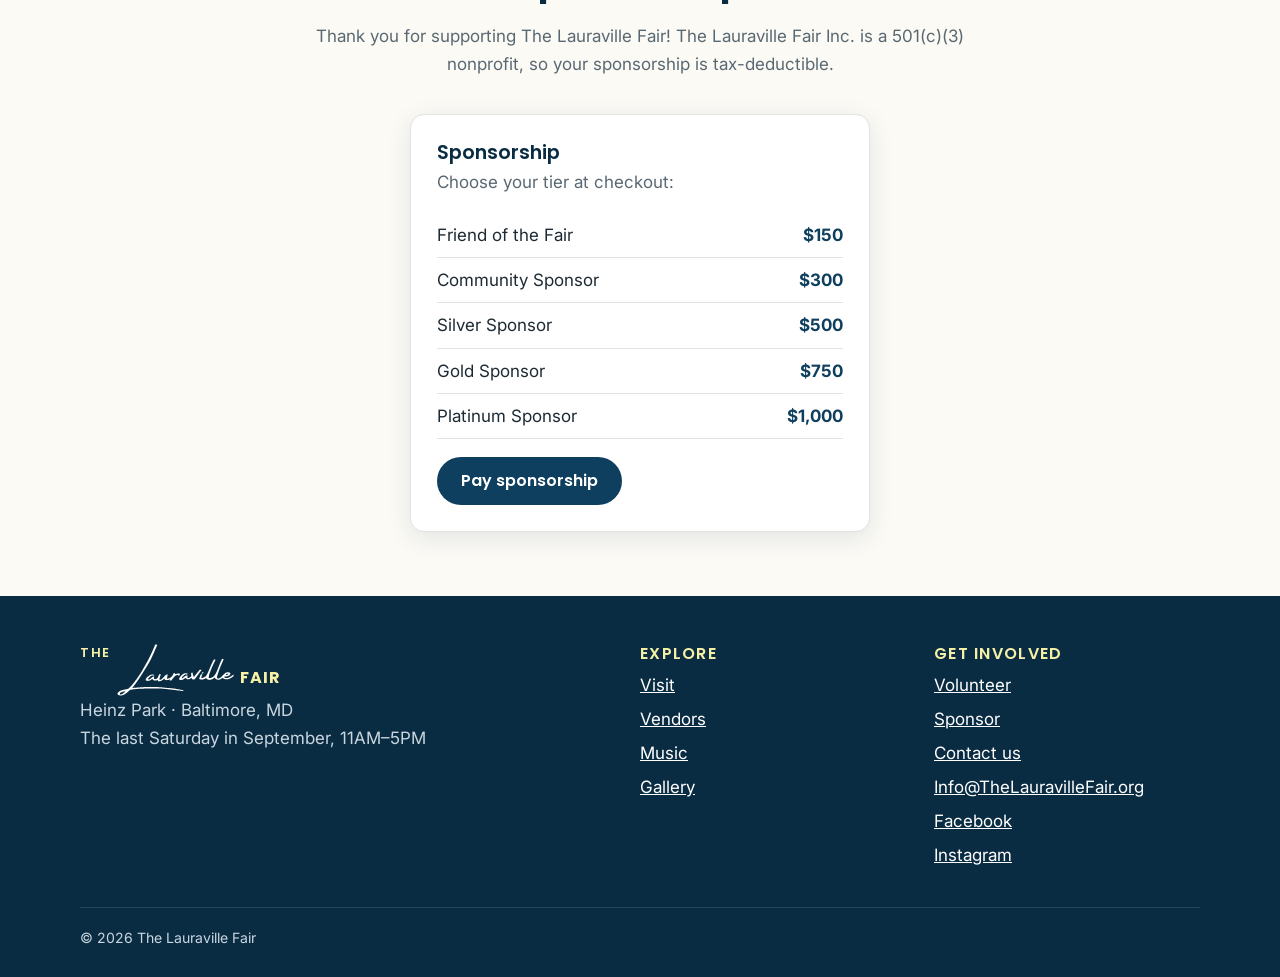
<file: pay-booth-fee.html>
<!doctype html>
<html lang="en">
<head>
  <meta charset="utf-8">
  <meta name="viewport" content="width=device-width, initial-scale=1">
  <title>Pay Your Booth Fee | The Lauraville Fair</title>
  <meta name="description" content="Booth fee and sponsorship payments for The Lauraville Fair.">
  <!-- Hidden page: not in the menu, never indexed. Keep this line after launch. -->
  <meta name="robots" content="noindex, nofollow">
  <link rel="canonical" href="https://www.thelauravillefair.org/pay-booth-fee.html">
  <link rel="icon" href="assets/images/logo-lowres.webp">
  <meta property="og:title" content="Pay Your Booth Fee | The Lauraville Fair">
  <meta property="og:description" content="Booth fee and sponsorship payments for The Lauraville Fair.">
  <meta property="og:image" content="https://www.thelauravillefair.org/assets/images/logo-lowres.webp">
  <link rel="preconnect" href="https://fonts.googleapis.com">
  <link rel="preconnect" href="https://fonts.gstatic.com" crossorigin>
  <link href="https://fonts.googleapis.com/css2?family=Inter:wght@400;500;600&family=Poppins:wght@500;600;700&display=swap" rel="stylesheet">
  <link rel="stylesheet" href="assets/css/styles.css?v=19">
</head>
<body>
  <a class="skip-link" href="#main">Skip to content</a>

  <header class="site-header">
    <nav class="container nav" aria-label="Main">
      <a class="brand" href="index.html">
        <img src="assets/images/logo-lowres.webp" alt="" width="44" height="44">
        <span><small>The</small><img class="script-word" src="assets/images/lauraville-script.svg?v=3" alt="Lauraville" width="90" height="40"><b>FAIR</b></span>
      </a>
      <button class="nav-toggle" aria-label="Open menu" aria-expanded="false" aria-controls="nav-links">
        <svg viewBox="0 0 24 24" fill="none" stroke="currentColor" stroke-width="2" stroke-linecap="round"><path d="M4 6h16M4 12h16M4 18h16"/></svg>
      </button>
      <ul class="nav-links" id="nav-links">
        <li><a href="index.html">Home</a></li>
        <li><a href="visit.html">Visit</a></li>
        <li><a href="vendors.html">Vendors</a></li>
        <li><a href="music.html">Music</a></li>
        <li><a href="gallery.html">Gallery</a></li>
        <li><a href="get-involved.html">Get Involved</a></li>
        <li><a href="contact.html">Contact</a></li>
      </ul>
    </nav>
  </header>

  <main id="main">
    <section class="page-hero">
      <div class="container">
        <h1>Pay Your Booth Fee</h1>
        <p>Congratulations, and welcome to The Lauraville Fair!</p>
      </div>
    </section>

    <section class="section">
      <div class="container" style="max-width:820px">
        <div class="pay-notice">
          <strong>Please only pay after you've received your acceptance email from The Lauraville Fair.</strong>
          Applying doesn't guarantee a spot.
        </div>
        <ol class="steps">
          <li><strong>Find your category below</strong> and click its pay button. If you signed up for a Social Media Spotlight, add it at checkout.</li>
          <li><strong>Enter your business or organization name</strong> at checkout so we can match your payment.</li>
          <li><strong>Pay securely through Square</strong> by card, Apple Pay, Google Pay, or Cash App Pay. You'll get a receipt by email.</li>
        </ol>
        <p class="note">Please pay by the deadline in your acceptance email. Can't pay online? Email <a href="mailto:Info@TheLauravilleFair.org">Info@TheLauravilleFair.org</a> and we'll work it out.</p>
      </div>
    </section>

    <section class="section section--tint" id="vendors">
      <div class="container">
        <div class="section__head"><span class="eyebrow">Vendors</span><h2>Booth fees</h2></div>
        <div class="pay-grid">
          <div class="card pay-card">
            <h3>Artisan</h3>
            <span class="price">$75</span>
            <p>Optional Social Media Spotlight: +$10 at checkout.</p>
            <a class="btn btn--navy" data-pay="artisan" href="#" target="_blank" rel="noopener">Pay booth fee</a>
          </div>
          <div class="card pay-card">
            <h3>Budding Entrepreneur</h3>
            <span class="price">$30</span>
            <p>Optional Social Media Spotlight: +$5 at checkout.</p>
            <a class="btn btn--navy" data-pay="budding" href="#" target="_blank" rel="noopener">Pay booth fee</a>
          </div>
          <div class="card pay-card">
            <h3>Food Vendor</h3>
            <span class="price">$200</span>
            <p>Social Media Spotlight included.</p>
            <a class="btn btn--navy" data-pay="food" href="#" target="_blank" rel="noopener">Pay booth fee</a>
          </div>
          <div class="card pay-card">
            <h3>Neighborhood &amp; Civic Group</h3>
            <span class="price">$50</span>
            <p>Optional Social Media Spotlight: +$10 at checkout. Community service nonprofits: no fee, nothing to pay!</p>
            <a class="btn btn--navy" data-pay="orgs" href="#" target="_blank" rel="noopener">Pay booth fee</a>
          </div>
        </div>
      </div>
    </section>

    <section class="section" id="sponsors">
      <div class="container">
        <div class="section__head">
          <span class="eyebrow">Sponsors</span><h2>Sponsorships</h2>
          <p>Thank you for supporting The Lauraville Fair! The Lauraville Fair Inc. is a 501(c)(3) nonprofit, so your sponsorship is tax-deductible.</p>
        </div>
        <div class="card pay-card pay-card--sponsor">
          <h3>Sponsorship</h3>
          <p>Choose your tier at checkout:</p>
          <ul class="tier-list">
            <li><span>Friend of the Fair</span><b>$150</b></li>
            <li><span>Community Sponsor</span><b>$300</b></li>
            <li><span>Silver Sponsor</span><b>$500</b></li>
            <li><span>Gold Sponsor</span><b>$750</b></li>
            <li><span>Platinum Sponsor</span><b>$1,000</b></li>
          </ul>
          <a class="btn btn--navy" data-pay="sponsorship" href="#" target="_blank" rel="noopener">Pay sponsorship</a>
        </div>
      </div>
    </section>

  </main>

  <footer class="site-footer">
    <div class="container">
      <div class="footer-grid">
        <div>
          <div class="footer-brand"><small>The</small> <img class="script-word" src="assets/images/lauraville-script.svg?v=3" alt="Lauraville" width="117" height="52"> <b>FAIR</b></div>
          <p>Heinz Park · Baltimore, MD<br>The last Saturday in September, 11AM–5PM</p>
        </div>
        <div>
          <h3>Explore</h3>
          <ul>
            <li><a href="visit.html">Visit</a></li>
            <li><a href="vendors.html">Vendors</a></li>
            <li><a href="music.html">Music</a></li>
            <li><a href="gallery.html">Gallery</a></li>
          </ul>
        </div>
        <div>
          <h3>Get Involved</h3>
          <ul>
            <li><a href="get-involved.html#volunteer">Volunteer</a></li>
            <li><a href="get-involved.html#sponsor">Sponsor</a></li>
            <li><a href="contact.html">Contact us</a></li>
            <li><a href="mailto:Info@TheLauravilleFair.org">Info@TheLauravilleFair.org</a></li>
            <li><a href="https://www.facebook.com/thelauravillefair" target="_blank" rel="noopener">Facebook</a></li>
            <li><a href="https://www.instagram.com/thelauravillefair/" target="_blank" rel="noopener">Instagram</a></li>
          </ul>
        </div>
      </div>
      <div class="footer-bottom">© <span data-year></span> The Lauraville Fair</div>
    </div>
  </footer>

  <script src="assets/js/main.js?v=16"></script>
</body>
</html>
</file>
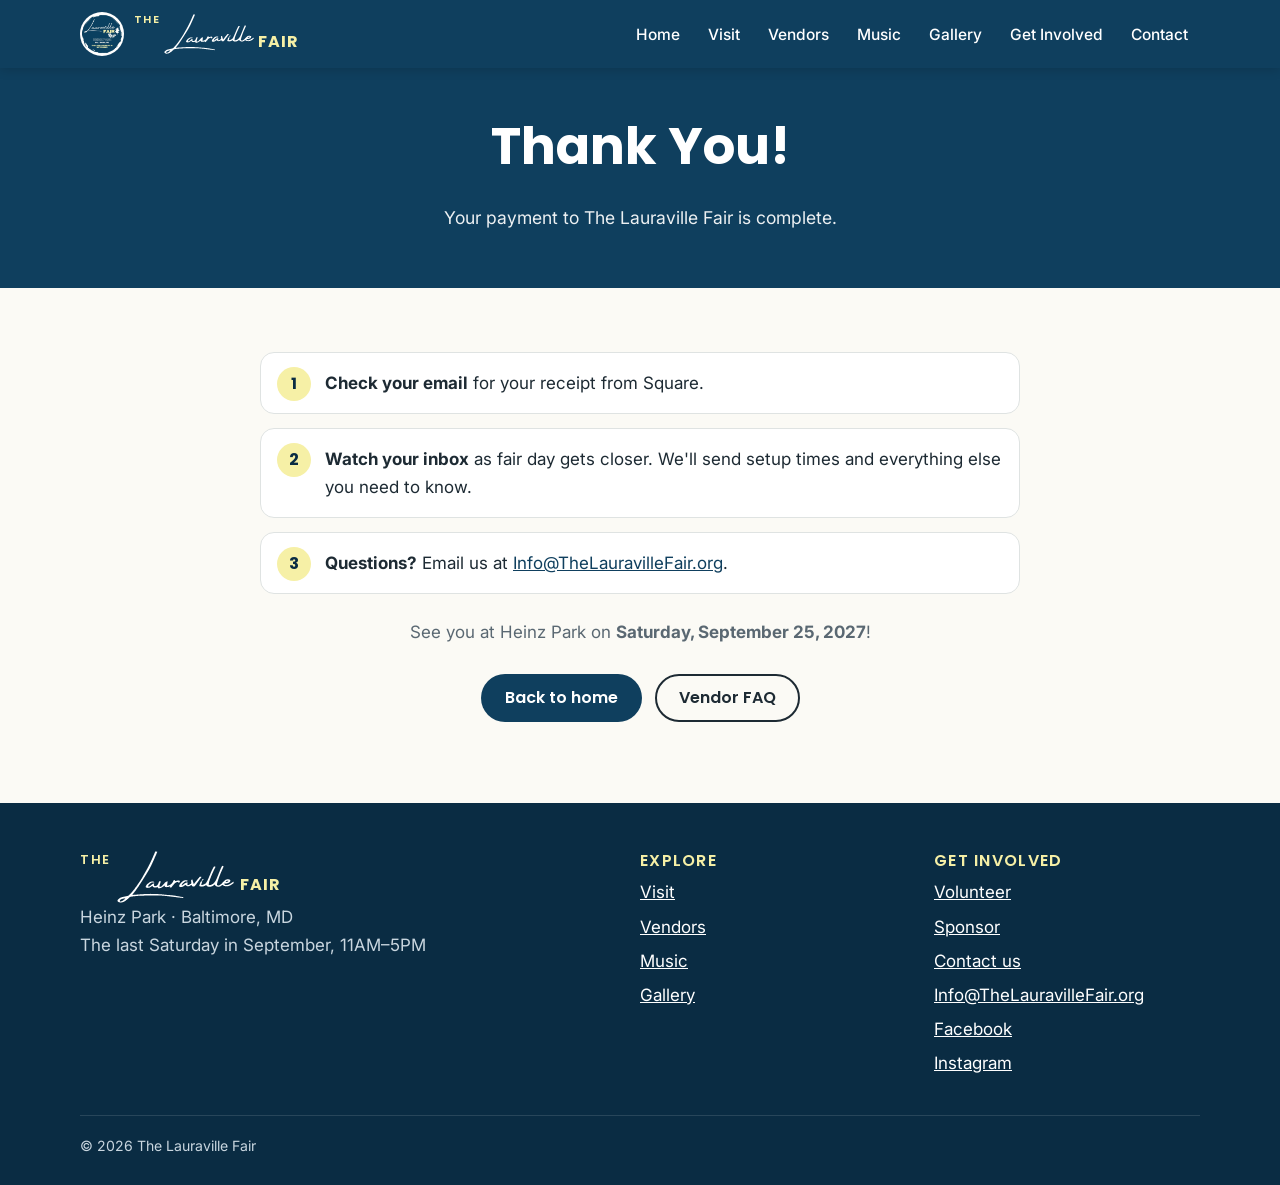
<file: thank-you.html>
<!doctype html>
<html lang="en">
<head>
  <meta charset="utf-8">
  <meta name="viewport" content="width=device-width, initial-scale=1">
  <title>Thank You | The Lauraville Fair</title>
  <meta name="description" content="Thank you for your payment to The Lauraville Fair.">
  <!-- Hidden page: not in the menu, never indexed. Keep this line after launch. -->
  <meta name="robots" content="noindex, nofollow">
  <link rel="canonical" href="https://www.thelauravillefair.org/thank-you.html">
  <link rel="icon" href="assets/images/logo-lowres.webp">
  <meta property="og:title" content="Thank You | The Lauraville Fair">
  <meta property="og:description" content="Thank you for your payment to The Lauraville Fair.">
  <meta property="og:image" content="https://www.thelauravillefair.org/assets/images/logo-lowres.webp">
  <link rel="preconnect" href="https://fonts.googleapis.com">
  <link rel="preconnect" href="https://fonts.gstatic.com" crossorigin>
  <link href="https://fonts.googleapis.com/css2?family=Inter:wght@400;500;600&family=Poppins:wght@500;600;700&display=swap" rel="stylesheet">
  <link rel="stylesheet" href="assets/css/styles.css?v=19">
</head>
<body>
  <a class="skip-link" href="#main">Skip to content</a>

  <header class="site-header">
    <nav class="container nav" aria-label="Main">
      <a class="brand" href="index.html">
        <img src="assets/images/logo-lowres.webp" alt="" width="44" height="44">
        <span><small>The</small><img class="script-word" src="assets/images/lauraville-script.svg?v=3" alt="Lauraville" width="90" height="40"><b>FAIR</b></span>
      </a>
      <button class="nav-toggle" aria-label="Open menu" aria-expanded="false" aria-controls="nav-links">
        <svg viewBox="0 0 24 24" fill="none" stroke="currentColor" stroke-width="2" stroke-linecap="round"><path d="M4 6h16M4 12h16M4 18h16"/></svg>
      </button>
      <ul class="nav-links" id="nav-links">
        <li><a href="index.html">Home</a></li>
        <li><a href="visit.html">Visit</a></li>
        <li><a href="vendors.html">Vendors</a></li>
        <li><a href="music.html">Music</a></li>
        <li><a href="gallery.html">Gallery</a></li>
        <li><a href="get-involved.html">Get Involved</a></li>
        <li><a href="contact.html">Contact</a></li>
      </ul>
    </nav>
  </header>

  <main id="main">
    <section class="page-hero">
      <div class="container">
        <h1>Thank You!</h1>
        <p>Your payment to The Lauraville Fair is complete.</p>
      </div>
    </section>

    <section class="section">
      <div class="container" style="max-width:760px">
        <ol class="steps">
          <li><strong>Check your email</strong> for your receipt from Square.</li>
          <li><strong>Watch your inbox</strong> as fair day gets closer. We'll send setup times and everything else you need to know.</li>
          <li><strong>Questions?</strong> Email us at <a href="mailto:Info@TheLauravilleFair.org">Info@TheLauravilleFair.org</a>.</li>
        </ol>
        <p class="note">See you at Heinz Park on <strong data-fair-date>the last Saturday in September</strong>!</p>
        <p style="text-align:center;margin-top:28px">
          <a class="btn btn--navy" href="index.html">Back to home</a>
          <a class="btn btn--ghost" href="vendors.html#vendor-faq" style="margin-left:8px">Vendor FAQ</a>
        </p>
      </div>
    </section>

  </main>

  <footer class="site-footer">
    <div class="container">
      <div class="footer-grid">
        <div>
          <div class="footer-brand"><small>The</small> <img class="script-word" src="assets/images/lauraville-script.svg?v=3" alt="Lauraville" width="117" height="52"> <b>FAIR</b></div>
          <p>Heinz Park · Baltimore, MD<br>The last Saturday in September, 11AM–5PM</p>
        </div>
        <div>
          <h3>Explore</h3>
          <ul>
            <li><a href="visit.html">Visit</a></li>
            <li><a href="vendors.html">Vendors</a></li>
            <li><a href="music.html">Music</a></li>
            <li><a href="gallery.html">Gallery</a></li>
          </ul>
        </div>
        <div>
          <h3>Get Involved</h3>
          <ul>
            <li><a href="get-involved.html#volunteer">Volunteer</a></li>
            <li><a href="get-involved.html#sponsor">Sponsor</a></li>
            <li><a href="contact.html">Contact us</a></li>
            <li><a href="mailto:Info@TheLauravilleFair.org">Info@TheLauravilleFair.org</a></li>
            <li><a href="https://www.facebook.com/thelauravillefair" target="_blank" rel="noopener">Facebook</a></li>
            <li><a href="https://www.instagram.com/thelauravillefair/" target="_blank" rel="noopener">Instagram</a></li>
          </ul>
        </div>
      </div>
      <div class="footer-bottom">© <span data-year></span> The Lauraville Fair</div>
    </div>
  </footer>

  <script src="assets/js/main.js?v=16"></script>
</body>
</html>
</file>
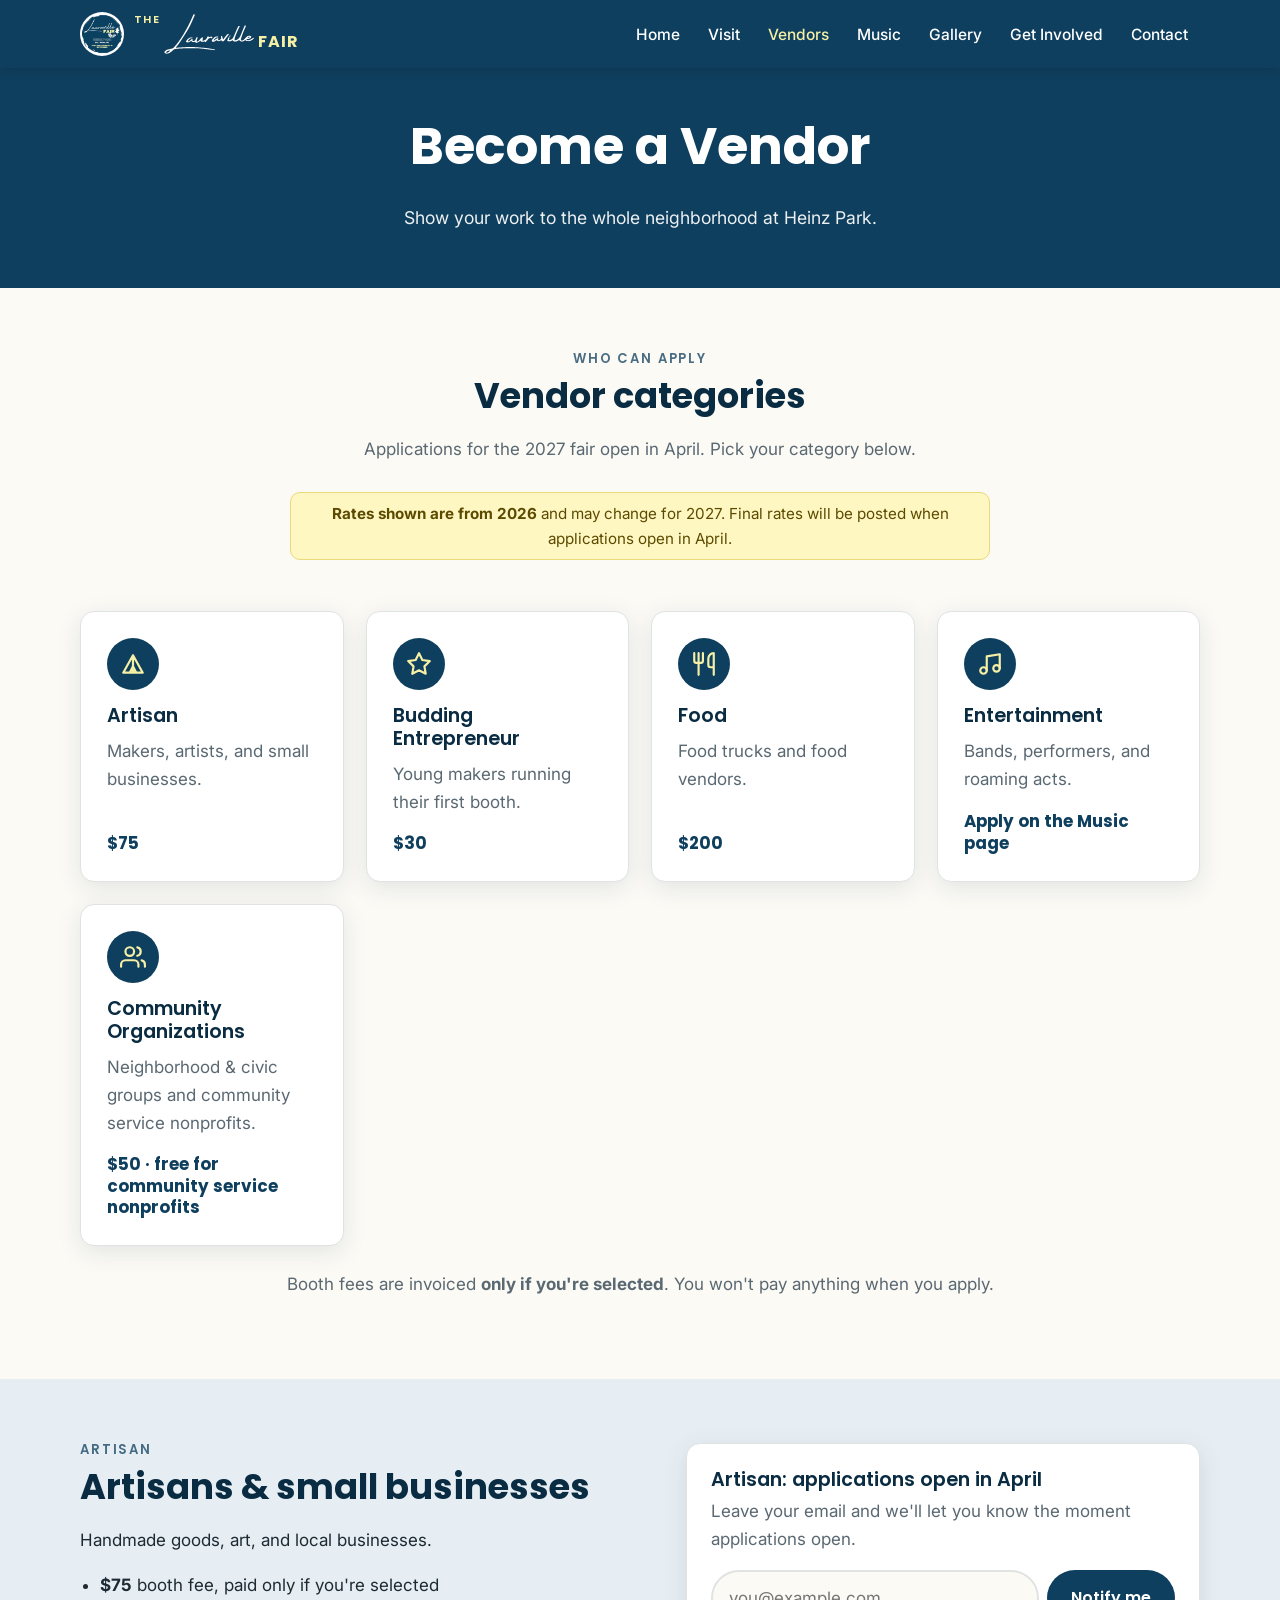
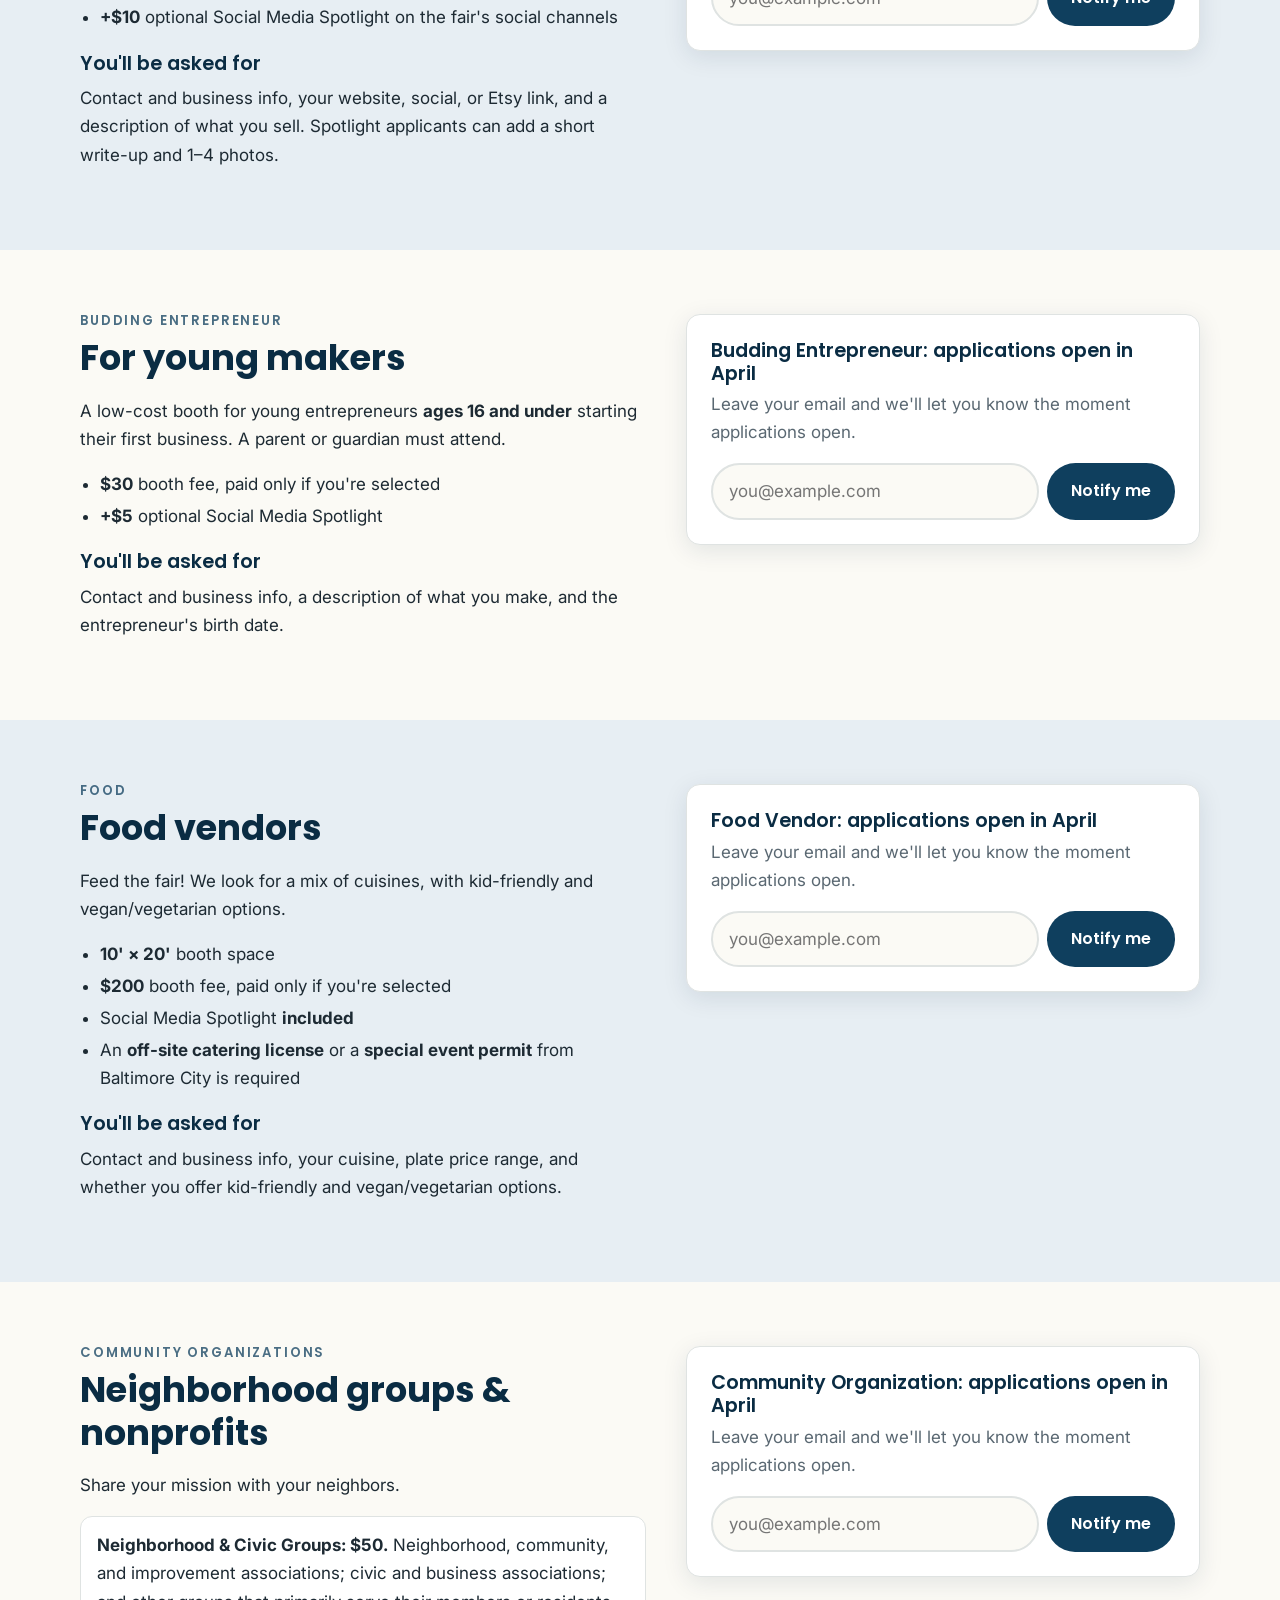
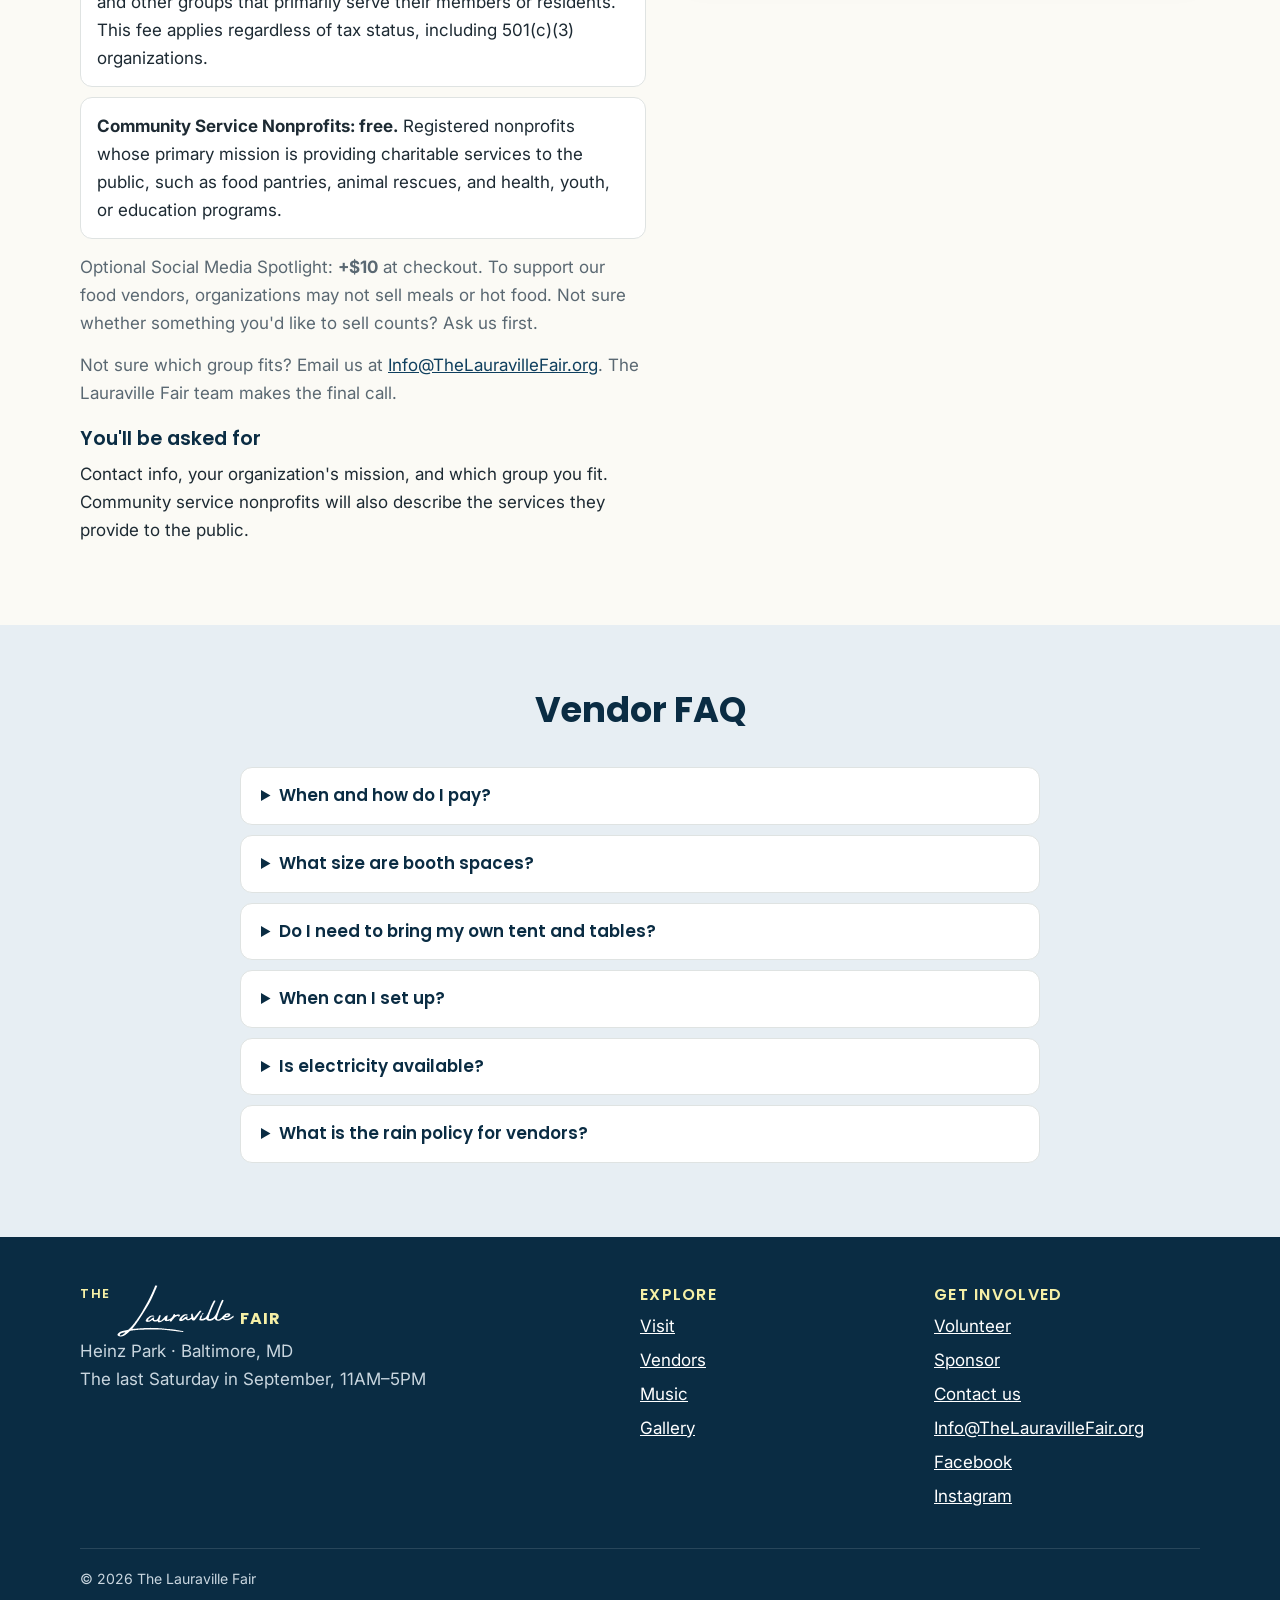
<file: vendors.html>
<!doctype html>
<html lang="en">
<head>
  <meta charset="utf-8">
  <meta name="viewport" content="width=device-width, initial-scale=1">
  <title>Vendors | The Lauraville Fair</title>
  <meta name="description" content="Apply to be a vendor at The Lauraville Fair in Baltimore: artisans, budding entrepreneurs, food vendors, entertainers, and community organizations.">
  <link rel="canonical" href="https://www.thelauravillefair.org/vendors.html">
  <link rel="icon" href="assets/images/logo-lowres.webp">
  <meta property="og:title" content="Vendors | The Lauraville Fair">
  <meta property="og:description" content="Apply to be a vendor at The Lauraville Fair in Baltimore: artisans, budding entrepreneurs, food vendors, entertainers, and community organizations.">
  <meta property="og:image" content="https://www.thelauravillefair.org/assets/images/logo-lowres.webp">
  <link rel="preconnect" href="https://fonts.googleapis.com">
  <link rel="preconnect" href="https://fonts.gstatic.com" crossorigin>
  <link href="https://fonts.googleapis.com/css2?family=Inter:wght@400;500;600&family=Poppins:wght@500;600;700&display=swap" rel="stylesheet">
  <link rel="stylesheet" href="assets/css/styles.css?v=19">
</head>
<body>
  <a class="skip-link" href="#main">Skip to content</a>

  <header class="site-header">
    <nav class="container nav" aria-label="Main">
      <a class="brand" href="index.html">
        <img src="assets/images/logo-lowres.webp" alt="" width="44" height="44">
        <span><small>The</small><img class="script-word" src="assets/images/lauraville-script.svg?v=3" alt="Lauraville" width="90" height="40"><b>FAIR</b></span>
      </a>
      <button class="nav-toggle" aria-label="Open menu" aria-expanded="false" aria-controls="nav-links">
        <svg viewBox="0 0 24 24" fill="none" stroke="currentColor" stroke-width="2" stroke-linecap="round"><path d="M4 6h16M4 12h16M4 18h16"/></svg>
      </button>
      <ul class="nav-links" id="nav-links">
        <li><a href="index.html">Home</a></li>
        <li><a href="visit.html">Visit</a></li>
        <li><a href="vendors.html" aria-current="page">Vendors</a></li>
        <li><a href="music.html">Music</a></li>
        <li><a href="gallery.html">Gallery</a></li>
        <li><a href="get-involved.html">Get Involved</a></li>
        <li><a href="contact.html">Contact</a></li>
      </ul>
    </nav>
  </header>

  <main id="main">
    <section class="page-hero">
      <div class="container">
        <h1>Become a Vendor</h1>
        <p>Show your work to the whole neighborhood at Heinz Park.</p>
      </div>
    </section>

    <section class="section">
      <div class="container">
        <div class="section__head">
          <span class="eyebrow">Who Can Apply</span>
          <h2>Vendor categories</h2>
          <p>Applications for the <span data-fair-year></span> fair open in April. Pick your category below.</p>
          <p class="rates-note" data-until-open><strong>Rates shown are from 2026</strong> and may change for <span data-fair-year></span>. Final rates will be posted when applications open in April.</p>
        </div>
        <div class="grid grid--3 cat-grid">
          <a class="card card--link" href="#artisan"><div class="card__icon"><svg viewBox="0 0 24 24" fill="none" stroke="currentColor" stroke-width="2" stroke-linecap="round" stroke-linejoin="round"><path d="M3 20 12 4l9 16M3 20h18M12 4v16M9 20l3-6 3 6"/></svg></div><h3>Artisan</h3><p>Makers, artists, and small businesses.</p><span class="price">$75</span></a>
          <a class="card card--link" href="#budding"><div class="card__icon"><svg viewBox="0 0 24 24" fill="none" stroke="currentColor" stroke-width="2" stroke-linecap="round" stroke-linejoin="round"><path d="m12 2 3.1 6.3 6.9 1-5 4.9 1.2 6.8L12 17.8 5.8 21l1.2-6.8-5-4.9 6.9-1z"/></svg></div><h3>Budding Entrepreneur</h3><p>Young makers running their first booth.</p><span class="price">$30</span></a>
          <a class="card card--link" href="#food"><div class="card__icon"><svg viewBox="0 0 24 24" fill="none" stroke="currentColor" stroke-width="2" stroke-linecap="round" stroke-linejoin="round"><path d="M3 2v7c0 1.1.9 2 2 2h4a2 2 0 0 0 2-2V2M7 2v20M21 15V2a5 5 0 0 0-5 5v6c0 1.1.9 2 2 2h3zm0 0v7"/></svg></div><h3>Food</h3><p>Food trucks and food vendors.</p><span class="price">$200</span></a>
          <a class="card card--link" href="music.html#apply"><div class="card__icon"><svg viewBox="0 0 24 24" fill="none" stroke="currentColor" stroke-width="2" stroke-linecap="round" stroke-linejoin="round"><path d="M9 18V5l12-2v13"/><circle cx="6" cy="18" r="3"/><circle cx="18" cy="16" r="3"/></svg></div><h3>Entertainment</h3><p>Bands, performers, and roaming acts.</p><span class="price">Apply on the Music page</span></a>
          <a class="card card--link" href="#orgs"><div class="card__icon"><svg viewBox="0 0 24 24" fill="none" stroke="currentColor" stroke-width="2" stroke-linecap="round" stroke-linejoin="round"><path d="M17 21v-2a4 4 0 0 0-4-4H5a4 4 0 0 0-4 4v2"/><circle cx="9" cy="7" r="4"/><path d="M23 21v-2a4 4 0 0 0-3-3.9M16 3.1a4 4 0 0 1 0 7.8"/></svg></div><h3>Community Organizations</h3><p>Neighborhood &amp; civic groups and community service nonprofits.</p><span class="price">$50 · free for community service nonprofits</span></a>
        </div>
        <p class="note">Booth fees are invoiced <strong>only if you're selected</strong>. You won't pay anything when you apply.</p>
      </div>
    </section>

    <section class="section section--tint" id="artisan">
      <div class="container split split--top">
        <div>
          <span class="eyebrow">Artisan</span>
          <h2>Artisans &amp; small businesses</h2>
          <p>Handmade goods, art, and local businesses.</p>
          <ul class="facts">
            <li><strong>$75</strong> booth fee, paid only if you're selected</li>
            <li><strong>+$10</strong> optional Social Media Spotlight on the fair's social channels</li>
          </ul>
          <h3>You'll be asked for</h3>
          <p>Contact and business info, your website, social, or Etsy link, and a description of what you sell. Spotlight applicants can add a short write-up and 1–4 photos.</p>
        </div>
        <div class="apply" data-form="artisan">
          <div class="apply__closed">
            <h3>Artisan: applications open in April</h3>
            <p>Leave your email and we'll let you know the moment applications open.</p>
            <form class="notify" data-category="Artisan">
              <label class="sr-only" for="notify-artisan">Email address</label>
              <input id="notify-artisan" type="email" name="email" placeholder="you@example.com" autocomplete="email" required>
              <button class="btn btn--navy" type="submit">Notify me</button>
            </form>
            <p class="notify__done" hidden role="status">You're on the list! We'll email you when artisan applications open.</p>
            <p class="notify__error" hidden role="alert">Sorry, something went wrong. Please try again, or email us instead.</p>
          </div>
          <div class="apply__open" hidden>
            <h3>Artisan application</h3>
            <div class="form-embed" data-embed="artisan"><p class="form-embed__missing"><span class="todo">Artisan application form goes here</span></p></div>
          </div>
        </div>
      </div>
    </section>

    <section class="section" id="budding">
      <div class="container split split--top">
        <div>
          <span class="eyebrow">Budding Entrepreneur</span>
          <h2>For young makers</h2>
          <p>A low-cost booth for young entrepreneurs <strong>ages 16 and under</strong> starting their first business. A parent or guardian must attend.</p>
          <ul class="facts">
            <li><strong>$30</strong> booth fee, paid only if you're selected</li>
            <li><strong>+$5</strong> optional Social Media Spotlight</li>
          </ul>
          <h3>You'll be asked for</h3>
          <p>Contact and business info, a description of what you make, and the entrepreneur's birth date.</p>
        </div>
        <div class="apply" data-form="budding">
          <div class="apply__closed">
            <h3>Budding Entrepreneur: applications open in April</h3>
            <p>Leave your email and we'll let you know the moment applications open.</p>
            <form class="notify" data-category="Budding Entrepreneur">
              <label class="sr-only" for="notify-budding">Email address</label>
              <input id="notify-budding" type="email" name="email" placeholder="you@example.com" autocomplete="email" required>
              <button class="btn btn--navy" type="submit">Notify me</button>
            </form>
            <p class="notify__done" hidden role="status">You're on the list! We'll email you when budding entrepreneur applications open.</p>
            <p class="notify__error" hidden role="alert">Sorry, something went wrong. Please try again, or email us instead.</p>
          </div>
          <div class="apply__open" hidden>
            <h3>Budding Entrepreneur application</h3>
            <div class="form-embed" data-embed="budding"><p class="form-embed__missing"><span class="todo">Budding Entrepreneur application form goes here</span></p></div>
          </div>
        </div>
      </div>
    </section>

    <section class="section section--tint" id="food">
      <div class="container split split--top">
        <div>
          <span class="eyebrow">Food</span>
          <h2>Food vendors</h2>
          <p>Feed the fair! We look for a mix of cuisines, with kid-friendly and vegan/vegetarian options.</p>
          <ul class="facts">
            <li><strong>10' × 20'</strong> booth space</li>
            <li><strong>$200</strong> booth fee, paid only if you're selected</li>
            <li>Social Media Spotlight <strong>included</strong></li>
            <li>An <strong>off-site catering license</strong> or a <strong>special event permit</strong> from Baltimore City is required</li>
          </ul>
          <h3>You'll be asked for</h3>
          <p>Contact and business info, your cuisine, plate price range, and whether you offer kid-friendly and vegan/vegetarian options.</p>
        </div>
        <div class="apply" data-form="food">
          <div class="apply__closed">
            <h3>Food Vendor: applications open in April</h3>
            <p>Leave your email and we'll let you know the moment applications open.</p>
            <form class="notify" data-category="Food Vendor">
              <label class="sr-only" for="notify-food">Email address</label>
              <input id="notify-food" type="email" name="email" placeholder="you@example.com" autocomplete="email" required>
              <button class="btn btn--navy" type="submit">Notify me</button>
            </form>
            <p class="notify__done" hidden role="status">You're on the list! We'll email you when food vendor applications open.</p>
            <p class="notify__error" hidden role="alert">Sorry, something went wrong. Please try again, or email us instead.</p>
          </div>
          <div class="apply__open" hidden>
            <h3>Food Vendor application</h3>
            <div class="form-embed" data-embed="food"><p class="form-embed__missing"><span class="todo">Food Vendor application form goes here</span></p></div>
          </div>
        </div>
      </div>
    </section>

    <section class="section" id="orgs">
      <div class="container split split--top">
        <div>
          <span class="eyebrow">Community Organizations</span>
          <h2>Neighborhood groups &amp; nonprofits</h2>
          <p>Share your mission with your neighbors.</p>
          <div class="org-tiers">
            <p><strong>Neighborhood &amp; Civic Groups: $50.</strong> Neighborhood, community, and improvement associations; civic and business associations; and other groups that primarily serve their members or residents. This fee applies regardless of tax status, including 501(c)(3) organizations.</p>
            <p><strong>Community Service Nonprofits: free.</strong> Registered nonprofits whose primary mission is providing charitable services to the public, such as food pantries, animal rescues, and health, youth, or education programs.</p>
            <p class="org-tiers__note">Optional Social Media Spotlight: <strong>+$10</strong> at checkout. To support our food vendors, organizations may not sell meals or hot food. Not sure whether something you'd like to sell counts? Ask us first.</p>
            <p class="org-tiers__note">Not sure which group fits? Email us at <a href="mailto:Info@TheLauravilleFair.org">Info@TheLauravilleFair.org</a>. The Lauraville Fair team makes the final call.</p>
          </div>
          <h3>You'll be asked for</h3>
          <p>Contact info, your organization's mission, and which group you fit. Community service nonprofits will also describe the services they provide to the public.</p>
        </div>
        <div class="apply" data-form="orgs">
          <div class="apply__closed">
            <h3>Community Organization: applications open in April</h3>
            <p>Leave your email and we'll let you know the moment applications open.</p>
            <form class="notify" data-category="Community Organization">
              <label class="sr-only" for="notify-orgs">Email address</label>
              <input id="notify-orgs" type="email" name="email" placeholder="you@example.com" autocomplete="email" required>
              <button class="btn btn--navy" type="submit">Notify me</button>
            </form>
            <p class="notify__done" hidden role="status">You're on the list! We'll email you when community organization applications open.</p>
            <p class="notify__error" hidden role="alert">Sorry, something went wrong. Please try again, or email us instead.</p>
          </div>
          <div class="apply__open" hidden>
            <h3>Community Organization application</h3>
            <div class="form-embed" data-embed="orgs"><p class="form-embed__missing"><span class="todo">Community Organization application form goes here</span></p></div>
          </div>
        </div>
      </div>
    </section>

    <section class="section section--tint">
      <div class="container" style="max-width:800px">
        <div class="section__head" id="vendor-faq"><h2>Vendor FAQ</h2></div>
        <div class="faq">
          <details><summary>When and how do I pay?</summary><p>Only after you're selected. Your acceptance email includes a link to pay securely online by card, Apple Pay, Google Pay, or Cash App Pay. Your acceptance email will include the payment deadline.</p></details>
          <details><summary>What size are booth spaces?</summary><p>Food vendor booths are 10 × 20 feet. All other booths are 10 × 10 feet.</p></details>
          <details><summary>Do I need to bring my own tent and tables?</summary><p>Yes. Vendors bring their own tent and tables.</p></details>
          <details><summary>When can I set up?</summary><p>The fair runs 11AM–5PM. Setup begins at 8AM, and breakdown must be finished by 7PM.</p></details>
          <details><summary>Is electricity available?</summary><p>No, electricity is not available.</p></details>
          <details><summary>What is the rain policy for vendors?</summary><p>The Lauraville Fair happens rain or shine.</p></details>
        </div>
      </div>
    </section>

  </main>

  <footer class="site-footer">
    <div class="container">
      <div class="footer-grid">
        <div>
          <div class="footer-brand"><small>The</small> <img class="script-word" src="assets/images/lauraville-script.svg?v=3" alt="Lauraville" width="117" height="52"> <b>FAIR</b></div>
          <p>Heinz Park · Baltimore, MD<br>The last Saturday in September, 11AM–5PM</p>
        </div>
        <div>
          <h3>Explore</h3>
          <ul>
            <li><a href="visit.html">Visit</a></li>
            <li><a href="vendors.html">Vendors</a></li>
            <li><a href="music.html">Music</a></li>
            <li><a href="gallery.html">Gallery</a></li>
          </ul>
        </div>
        <div>
          <h3>Get Involved</h3>
          <ul>
            <li><a href="get-involved.html#volunteer">Volunteer</a></li>
            <li><a href="get-involved.html#sponsor">Sponsor</a></li>
            <li><a href="contact.html">Contact us</a></li>
            <li><a href="mailto:Info@TheLauravilleFair.org">Info@TheLauravilleFair.org</a></li>
            <li><a href="https://www.facebook.com/thelauravillefair" target="_blank" rel="noopener">Facebook</a></li>
            <li><a href="https://www.instagram.com/thelauravillefair/" target="_blank" rel="noopener">Instagram</a></li>
          </ul>
        </div>
      </div>
      <div class="footer-bottom">© <span data-year></span> The Lauraville Fair</div>
    </div>
  </footer>

  <script src="assets/js/main.js?v=16"></script>
</body>
</html>
</file>
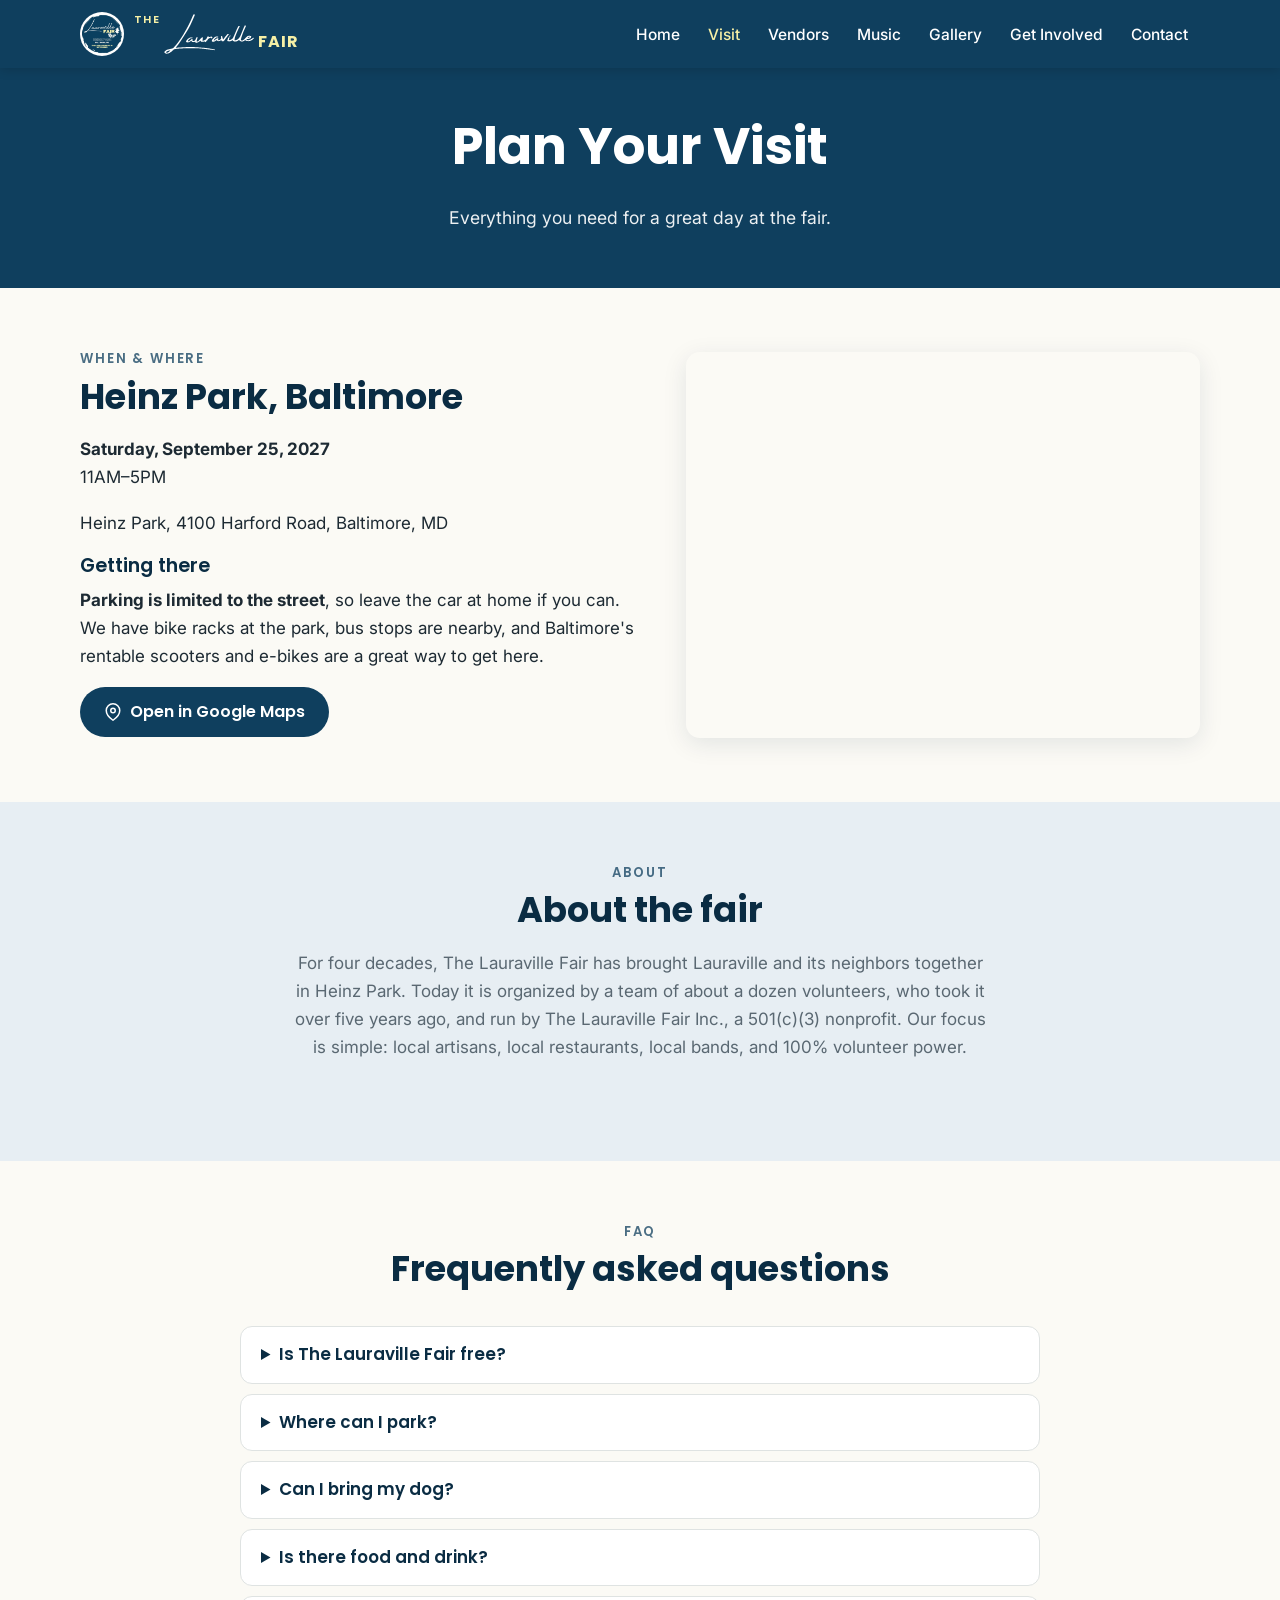
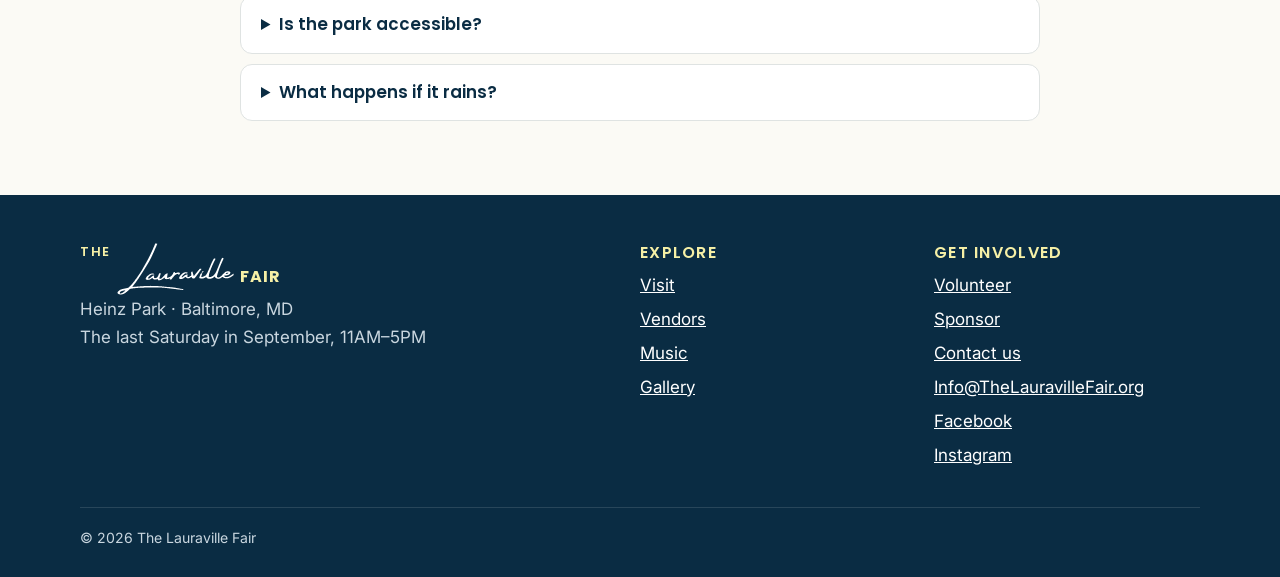
<file: visit.html>
<!doctype html>
<html lang="en">
<head>
  <meta charset="utf-8">
  <meta name="viewport" content="width=device-width, initial-scale=1">
  <title>Visit | The Lauraville Fair</title>
  <meta name="description" content="Plan your visit to The Lauraville Fair at Heinz Park in Baltimore: date, location, getting there, and frequently asked questions.">
  <link rel="canonical" href="https://www.thelauravillefair.org/visit.html">
  <link rel="icon" href="assets/images/logo-lowres.webp">
  <meta property="og:title" content="Visit | The Lauraville Fair">
  <meta property="og:description" content="Plan your visit to The Lauraville Fair at Heinz Park in Baltimore: date, location, getting there, and frequently asked questions.">
  <meta property="og:image" content="https://www.thelauravillefair.org/assets/images/logo-lowres.webp">
  <link rel="preconnect" href="https://fonts.googleapis.com">
  <link rel="preconnect" href="https://fonts.gstatic.com" crossorigin>
  <link href="https://fonts.googleapis.com/css2?family=Inter:wght@400;500;600&family=Poppins:wght@500;600;700&display=swap" rel="stylesheet">
  <link rel="stylesheet" href="assets/css/styles.css?v=19">
</head>
<body>
  <a class="skip-link" href="#main">Skip to content</a>

  <header class="site-header">
    <nav class="container nav" aria-label="Main">
      <a class="brand" href="index.html">
        <img src="assets/images/logo-lowres.webp" alt="" width="44" height="44">
        <span><small>The</small><img class="script-word" src="assets/images/lauraville-script.svg?v=3" alt="Lauraville" width="90" height="40"><b>FAIR</b></span>
      </a>
      <button class="nav-toggle" aria-label="Open menu" aria-expanded="false" aria-controls="nav-links">
        <svg viewBox="0 0 24 24" fill="none" stroke="currentColor" stroke-width="2" stroke-linecap="round"><path d="M4 6h16M4 12h16M4 18h16"/></svg>
      </button>
      <ul class="nav-links" id="nav-links">
        <li><a href="index.html">Home</a></li>
        <li><a href="visit.html" aria-current="page">Visit</a></li>
        <li><a href="vendors.html">Vendors</a></li>
        <li><a href="music.html">Music</a></li>
        <li><a href="gallery.html">Gallery</a></li>
        <li><a href="get-involved.html">Get Involved</a></li>
        <li><a href="contact.html">Contact</a></li>
      </ul>
    </nav>
  </header>

  <main id="main">
    <section class="page-hero">
      <div class="container">
        <h1>Plan Your Visit</h1>
        <p>Everything you need for a great day at the fair.</p>
      </div>
    </section>

    <section class="section">
      <div class="container split">
        <div>
          <span class="eyebrow">When &amp; Where</span>
          <h2>Heinz Park, Baltimore</h2>
          <p><strong data-fair-date>The last Saturday in September</strong><br>11AM–5PM</p>
          <p>Heinz Park, 4100 Harford Road, Baltimore, MD</p>
          <h3 id="getting-there">Getting there</h3>
          <p><strong>Parking is limited to the street</strong>, so leave the car at home if you can. We have bike racks at the park, bus stops are nearby, and Baltimore's rentable scooters and e-bikes are a great way to get here.</p>
          <a class="btn btn--navy" href="https://www.google.com/maps/search/?api=1&amp;query=4100+Harford+Road+Baltimore+MD" target="_blank" rel="noopener"><svg viewBox="0 0 24 24" fill="none" stroke="currentColor" stroke-width="2" stroke-linecap="round" stroke-linejoin="round"><path d="M21 10c0 7-9 13-9 13S3 17 3 10a9 9 0 0 1 18 0z"/><circle cx="12" cy="10" r="3"/></svg> Open in Google Maps</a>
        </div>
        <iframe class="map" title="Map of Heinz Park" loading="lazy"
          src="https://www.google.com/maps?q=4100+Harford+Road,+Baltimore,+MD&amp;output=embed"></iframe>
      </div>
    </section>

    <section class="section section--tint">
      <div class="container">
        <div class="section__head">
          <span class="eyebrow">About</span>
          <h2>About the fair</h2>
          <p>For four decades, The Lauraville Fair has brought Lauraville and its neighbors together in Heinz Park. Today it is organized by a team of about a dozen volunteers, who took it over five years ago, and run by The Lauraville Fair Inc., a 501(c)(3) nonprofit. Our focus is simple: local artisans, local restaurants, local bands, and 100% volunteer power.</p>
        </div>
      </div>
    </section>

    <section class="section">
      <div class="container" style="max-width:800px">
        <div class="section__head">
          <span class="eyebrow">FAQ</span>
          <h2>Frequently asked questions</h2>
        </div>
        <div class="faq">
          <details>
            <summary>Is The Lauraville Fair free?</summary>
            <p>Yes! The Lauraville Fair is free and open to everyone.</p>
          </details>
          <details>
            <summary>Where can I park?</summary>
            <p>Parking is limited to street parking around the park, so we strongly recommend walking, biking, or taking the bus. See <a href="#getting-there">Getting there</a> above.</p>
          </details>
          <details>
            <summary>Can I bring my dog?</summary>
            <p>Yes, dogs are welcome! Local animal shelters join us at the fair with pets available for adoption.</p>
          </details>
          <details>
            <summary>Is there food and drink?</summary>
            <p>Yes. Local restaurants and food vendors serve food all day, and we sell beer and wine.</p>
          </details>
          <details>
            <summary>Is the park accessible?</summary>
            <p>The fair is on grass, with a paved sidewalk around the edge of the park. Accessible portable toilets are on site, and table seating is set up near the food vendors and the stage. For accessible drop-off, use the loading and unloading zone. Questions or accommodation requests? Email <a href="mailto:Info@TheLauravilleFair.org">Info@TheLauravilleFair.org</a>.</p>
          </details>
          <details>
            <summary>What happens if it rains?</summary>
            <p>The Lauraville Fair happens rain or shine.</p>
          </details>
        </div>
      </div>
    </section>

  </main>

  <footer class="site-footer">
    <div class="container">
      <div class="footer-grid">
        <div>
          <div class="footer-brand"><small>The</small> <img class="script-word" src="assets/images/lauraville-script.svg?v=3" alt="Lauraville" width="117" height="52"> <b>FAIR</b></div>
          <p>Heinz Park · Baltimore, MD<br>The last Saturday in September, 11AM–5PM</p>
        </div>
        <div>
          <h3>Explore</h3>
          <ul>
            <li><a href="visit.html">Visit</a></li>
            <li><a href="vendors.html">Vendors</a></li>
            <li><a href="music.html">Music</a></li>
            <li><a href="gallery.html">Gallery</a></li>
          </ul>
        </div>
        <div>
          <h3>Get Involved</h3>
          <ul>
            <li><a href="get-involved.html#volunteer">Volunteer</a></li>
            <li><a href="get-involved.html#sponsor">Sponsor</a></li>
            <li><a href="contact.html">Contact us</a></li>
            <li><a href="mailto:Info@TheLauravilleFair.org">Info@TheLauravilleFair.org</a></li>
            <li><a href="https://www.facebook.com/thelauravillefair" target="_blank" rel="noopener">Facebook</a></li>
            <li><a href="https://www.instagram.com/thelauravillefair/" target="_blank" rel="noopener">Instagram</a></li>
          </ul>
        </div>
      </div>
      <div class="footer-bottom">© <span data-year></span> The Lauraville Fair</div>
    </div>
  </footer>

  <script src="assets/js/main.js?v=16"></script>
</body>
</html>
</file>
<file: assets/css/styles.css>
/* ===== Lauraville Fair — styles ===== */
:root {
  --navy: #0f3f5e;
  --navy-deep: #0a2c43;
  --navy-soft: #e7eef3;
  --butter: #f6f0a6;
  --butter-deep: #e9dd6a;
  --leaf: #ffffff;
  --ink: #1d2a33;
  --muted: #5a6872;
  --paper: #fbfaf5;
  --line: #dfe3e2;
  --radius: 14px;
  --shadow: 0 6px 24px rgba(10, 44, 67, .10);
  --max: 1120px;
}

*, *::before, *::after { box-sizing: border-box; }
[hidden] { display: none !important; }
html { scroll-behavior: smooth; }
body {
  margin: 0;
  font: 400 1.0625rem/1.65 "Inter", system-ui, sans-serif;
  color: var(--ink);
  background: var(--paper);
}
img { max-width: 100%; height: auto; display: block; }
a { color: var(--navy); }
h1, h2, h3 { font-family: "Poppins", system-ui, sans-serif; line-height: 1.2; color: var(--navy-deep); margin: 0 0 .5em; }
h1 { font-size: clamp(2rem, 5vw, 3.2rem); font-weight: 700; }
h2 { font-size: clamp(1.6rem, 3.5vw, 2.2rem); font-weight: 700; }
h3 { font-size: 1.2rem; font-weight: 600; }
p { margin: 0 0 1em; }

.container { width: min(var(--max), 100% - 32px); margin-inline: auto; }
.skip-link { position: absolute; left: -999px; top: 8px; background: var(--butter); padding: 8px 14px; z-index: 100; }
.skip-link:focus { left: 8px; }

/* ===== Draft placeholders: anything still to be filled in ===== */
.todo {
  background: #fff7c2;
  outline: 2px dashed #d4b106;
  outline-offset: 2px;
  border-radius: 4px;
  padding: 0 4px;
  color: #6b5600;
  font-style: italic;
}
.draft-banner {
  background: #fff7c2; color: #6b5600; text-align: center;
  font-size: .9rem; padding: 6px 16px; border-bottom: 1px solid #e9d97a;
}

/* ===== Header / nav ===== */
.site-header { background: var(--navy); position: sticky; top: 0; z-index: 50; box-shadow: 0 2px 10px rgba(0,0,0,.15); }
.nav { display: flex; align-items: center; justify-content: space-between; min-height: 68px; gap: 16px; }
.brand { display: flex; align-items: center; gap: 10px; color: #fff; text-decoration: none; }
.brand img { border-radius: 50%; background: #fff; }
.brand span { display: flex; align-items: center; }
.brand b { font: 700 1rem/1 "Poppins", sans-serif; color: var(--butter); letter-spacing: .06em; margin-left: 4px; align-self: flex-end; margin-bottom: 4px; }
.brand .script-word { height: 40px; width: auto; border-radius: 0; background: none; }
.nav-links { list-style: none; display: flex; align-items: center; gap: 4px; margin: 0; padding: 0; }
.nav-links a { color: #fff; text-decoration: none; font-weight: 500; padding: 8px 12px; border-radius: 8px; font-size: .97rem; }
.nav-links a:hover { background: rgba(255,255,255,.1); }
.nav-links a[aria-current="page"] { color: var(--butter); }
.nav-toggle { display: none; background: none; border: 0; color: #fff; padding: 8px; cursor: pointer; }
.nav-toggle svg { width: 28px; height: 28px; }

@media (max-width: 920px) {
  .nav-toggle { display: block; }
  .nav-links {
    display: none; position: absolute; left: 0; right: 0; top: 100%;
    flex-direction: column; align-items: stretch; background: var(--navy-deep); padding: 8px 16px 16px;
  }
  .nav-links.open { display: flex; }
  .nav-links a { display: block; padding: 12px; }
  .nav-links .btn { text-align: center; margin-top: 8px; }
}

/* ===== Buttons ===== */
.btn {
  display: inline-flex; align-items: center; gap: 8px; justify-content: center;
  font: 600 1rem/1 "Poppins", sans-serif; text-decoration: none;
  padding: 14px 22px; border-radius: 999px; border: 2px solid transparent; cursor: pointer;
  transition: transform .12s ease, background .12s ease;
}
.btn:hover { transform: translateY(-1px); }
.btn svg { width: 18px; height: 18px; }
.btn--butter { background: var(--butter); color: var(--navy-deep) !important; }
.btn--butter:hover { background: var(--butter-deep); }
.btn--navy { background: var(--navy); color: #fff !important; }
.btn--navy:hover { background: var(--navy-deep); }
.btn--ghost { border-color: currentColor; color: inherit; }
.nav-links .btn { padding: 10px 18px; }

/* ===== Hero ===== */
.hero {
  background: var(--navy);
  color: #fff; text-align: center; overflow: hidden; position: relative;
  padding: 56px 0 72px;
}
.hero::after { /* soft brushed edge at the bottom, echoing the logo */
  content: ""; position: absolute; left: -5%; right: -5%; bottom: -40px; height: 80px;
  background: var(--paper); border-radius: 50% 50% 0 0 / 100% 100% 0 0;
}
.hero__logo { width: 210px; margin: 0 auto 18px; border-radius: 50%; background: #fff; box-shadow: 0 10px 40px rgba(0,0,0,.25); }
.hero h1 { color: #fff; margin-bottom: .2em; }
.hero h1 .script { display: block; width: min(420px, 78vw); height: auto; margin: 0 auto 4px; }
.hero h1 .fair { color: var(--butter); letter-spacing: .08em; }
.hero__date { font: 600 1.25rem/1.4 "Poppins", sans-serif; color: var(--butter); margin: 10px 0 4px; }
.hero__place { opacity: .9; margin-bottom: 24px; }
.hero__ctas { display: flex; flex-wrap: wrap; gap: 12px; justify-content: center; position: relative; z-index: 1; }

.countdown { display: flex; justify-content: center; gap: 12px; margin: 0 0 28px; }
.countdown div { background: rgba(255,255,255,.1); border-radius: 12px; padding: 10px 14px; min-width: 76px; }
.countdown b { display: block; font: 700 1.8rem/1 "Poppins", sans-serif; color: #fff; }
.countdown small { font-size: .78rem; text-transform: uppercase; letter-spacing: .08em; opacity: .8; }

/* ===== Page header (inner pages) ===== */
.page-hero { background: var(--navy); color: #fff; padding: 48px 0 56px; text-align: center; }
.page-hero h1 { color: #fff; }
.page-hero p { max-width: 640px; margin: 0 auto; opacity: .92; font-size: 1.1rem; }

/* ===== Sections ===== */
.section { padding: 64px 0; }
.section--tint { background: var(--navy-soft); }
.section__head { text-align: center; max-width: 700px; margin: 0 auto 36px; }
.section__head p { color: var(--muted); }
.eyebrow { font: 600 .82rem/1 "Poppins", sans-serif; text-transform: uppercase; letter-spacing: .14em; color: var(--navy); opacity: .75; margin-bottom: 10px; display: block; }

.grid { display: grid; gap: 22px; }
.grid--3 { grid-template-columns: repeat(auto-fit, minmax(260px, 1fr)); }
.grid--2 { grid-template-columns: repeat(auto-fit, minmax(300px, 1fr)); }

.card {
  background: #fff; border: 1px solid var(--line); border-radius: var(--radius);
  padding: 26px; box-shadow: var(--shadow); display: flex; flex-direction: column;
}
.card p { color: var(--muted); }
.card .btn { margin-top: auto; align-self: flex-start; }
.card__icon {
  width: 52px; height: 52px; border-radius: 50%; background: var(--navy); color: var(--butter);
  display: grid; place-items: center; margin-bottom: 14px;
}
.card__icon svg { width: 26px; height: 26px; }

.split { display: grid; grid-template-columns: 1.1fr 1fr; gap: 40px; align-items: center; }
@media (max-width: 820px) { .split { grid-template-columns: 1fr; } }

.steps { counter-reset: step; list-style: none; padding: 0; margin: 0; display: grid; gap: 14px; }
.steps li { position: relative; padding: 16px 16px 16px 64px; background: #fff; border-radius: var(--radius); border: 1px solid var(--line); }
.steps li::before {
  counter-increment: step; content: counter(step);
  position: absolute; left: 16px; top: 14px; width: 34px; height: 34px; border-radius: 50%;
  background: var(--butter); color: var(--navy-deep); font: 700 1rem/34px "Poppins", sans-serif; text-align: center;
}

.cta-band { background: var(--navy); color: #fff; border-radius: var(--radius); padding: 36px; text-align: center; }
.cta-band h2 { color: #fff; }
.cta-band p { opacity: .9; max-width: 600px; margin: 0 auto 20px; }

/* ===== Gallery ===== */
.gallery { display: grid; gap: 12px; grid-template-columns: repeat(auto-fill, minmax(220px, 1fr)); }
.gallery__ph {
  aspect-ratio: 4 / 3; border-radius: 12px; background: var(--navy-soft);
  display: grid; place-items: center; color: var(--navy); opacity: .7; font-size: .9rem;
  border: 2px dashed #b9cad6;
}
.gallery__ph svg { width: 36px; height: 36px; }

/* ===== FAQ ===== */
.faq details { background: #fff; border: 1px solid var(--line); border-radius: 12px; padding: 0 20px; margin-bottom: 10px; }
.faq summary { cursor: pointer; font: 600 1.05rem/1.4 "Poppins", sans-serif; padding: 16px 0; color: var(--navy-deep); }
.faq details[open] summary { border-bottom: 1px solid var(--line); margin-bottom: 12px; }

.map { width: 100%; aspect-ratio: 4 / 3; border: 0; border-radius: var(--radius); box-shadow: var(--shadow); }

/* ===== Footer ===== */
.site-footer { background: var(--navy-deep); color: #c9d6df; padding: 48px 0 28px; margin-top: 0; }
.site-footer a { color: #fff; }
.footer-grid { display: grid; gap: 28px; grid-template-columns: 2fr 1fr 1fr; }
@media (max-width: 720px) { .footer-grid { grid-template-columns: 1fr; } }
.site-footer h3 { color: var(--butter); font-size: 1rem; text-transform: uppercase; letter-spacing: .08em; }
.site-footer ul { list-style: none; padding: 0; margin: 0; }
.site-footer li { margin-bottom: 6px; }
.footer-brand { display: flex; align-items: flex-end; gap: 6px; color: #fff; }
.footer-brand .script-word { height: 52px; width: auto; }
.footer-brand b { margin-bottom: 6px; }
.footer-brand b { font: 700 1rem "Poppins", sans-serif; color: var(--butter); letter-spacing: .08em; }
.footer-bottom { border-top: 1px solid rgba(255,255,255,.12); margin-top: 32px; padding-top: 18px; font-size: .88rem; }

/* ===== Vendor categories & applications ===== */
.card--link { text-decoration: none; color: inherit; transition: transform .12s ease, border-color .12s ease; }
.card--link:hover { transform: translateY(-2px); border-color: var(--navy); }
.price { font: 700 1.05rem/1.3 "Poppins", sans-serif; color: var(--navy); margin-top: auto; }
.tiers .price { margin: 0 0 8px; }
.note { text-align: center; color: var(--muted); margin-top: 24px; }
.split--top { align-items: start; }
.facts { padding-left: 1.2em; margin: 0 0 1.2em; }
.facts li { margin-bottom: 4px; }

.apply { background: #fff; border: 1px solid var(--line); border-radius: var(--radius); padding: 24px; box-shadow: var(--shadow); }
.apply h3 { margin-bottom: .3em; }
.apply p { color: var(--muted); }
.form-embed iframe { width: 100%; border: 0; display: block; }
.form-embed[data-embed="notify"] iframe { height: 520px; }
.form-embed:not([data-embed="notify"]) iframe { height: 1400px; }
.form-embed__missing { margin: 12px 0 0; }

/* "The" in the wordmark */
.brand small { font: 600 .7rem/1 "Poppins", sans-serif; letter-spacing: .12em; text-transform: uppercase; color: var(--butter); align-self: flex-start; margin-right: 4px; }

.footer-brand small { font: 600 .8rem "Poppins", sans-serif; letter-spacing: .12em; text-transform: uppercase; color: var(--butter); align-self: flex-start; }
.hero h1 .the { display: block; font: 600 1rem/1 "Poppins", sans-serif; letter-spacing: .3em; text-transform: uppercase; color: var(--butter); margin-bottom: 6px; }
.form-embed[data-embed="volunteer"] iframe { height: 1100px; }

/* ===== "Notify me" signup ===== */
.sr-only { position: absolute; width: 1px; height: 1px; overflow: hidden; clip: rect(0 0 0 0); white-space: nowrap; }
.notify { display: flex; gap: 8px; flex-wrap: wrap; margin-top: 8px; }
.notify input {
  flex: 1 1 200px; min-width: 0; font: inherit; padding: 12px 16px;
  border: 2px solid var(--line); border-radius: 999px; background: var(--paper);
}
.notify input:focus { outline: none; border-color: var(--navy); }
.notify button:disabled { opacity: .6; cursor: wait; }
.notify__done { color: var(--navy) !important; font-weight: 600; margin-top: 12px; }
.notify__error { color: #a32020 !important; margin-top: 12px; }
.hero__edition { display: inline-block; margin: 14px 0 0; padding: 5px 14px; border: 2px solid var(--butter); border-radius: 999px; color: var(--butter); font: 600 .85rem/1.2 "Poppins", sans-serif; letter-spacing: .14em; text-transform: uppercase; }

/* ===== Pay your booth fee ===== */
.pay-notice { background: #fff7c2; border: 1px solid #e9d97a; border-radius: var(--radius); padding: 16px 20px; margin-bottom: 24px; color: #5c4a00; }
.pay-card h3 { margin-bottom: 4px; }
.pay-card .price { margin: 0 0 10px; font-size: 1.4rem; }
.pay-card .btn { margin-top: auto; }
.btn--disabled { background: var(--line); color: var(--muted) !important; cursor: default; pointer-events: none; }

/* ===== Sponsor logos ===== */
.sponsor-logos { list-style: none; padding: 0; margin: 0 auto 40px; max-width: 960px; display: flex; flex-wrap: wrap; justify-content: center; gap: 16px; }
.sponsor-logos li { flex: 0 0 calc((100% - 3 * 16px) / 4); }   /* 4 per row; a short last row stays centered */
@media (max-width: 640px) { .sponsor-logos li { flex-basis: calc((100% - 16px) / 2); height: 110px; } }   /* 2 per row on phones */
.sponsor-logos li { background: #fff; border: 1px solid var(--line); border-radius: var(--radius); height: 130px; display: flex; align-items: center; justify-content: center; padding: 14px; overflow: hidden; }
.sponsor-logos img { display: block; width: 100%; height: 100%; object-fit: contain; }
.sponsor-logos a { display: flex; width: 100%; height: 100%; align-items: center; justify-content: center; border-radius: 8px; }
.sponsor-logos li:has(a):hover { border-color: var(--navy); }

/* ===== Photo gallery ===== */
.gallery__item { display: block; position: relative; aspect-ratio: 4 / 3; border-radius: 12px; overflow: hidden; background: var(--navy-soft); }
.gallery__item img { position: absolute; inset: 0; width: 100%; height: 100%; object-fit: cover; transition: transform .25s ease; }
.gallery__item:hover img { transform: scale(1.04); }
.lightbox { border: 0; padding: 0; background: transparent; max-width: 100vw; max-height: 100vh; width: 100vw; height: 100vh; }
.lightbox::backdrop { background: rgba(5, 20, 32, .92); }
.lightbox[open] { display: flex; align-items: center; justify-content: center; flex-direction: column; }
.lightbox img { max-width: min(1400px, 92vw); max-height: 80vh; width: auto; height: auto; border-radius: 8px; }
.lightbox__caption { color: #fff; margin: 12px 16px 0; text-align: center; }
.lightbox button { position: fixed; background: rgba(255,255,255,.12); color: #fff; border: 0; cursor: pointer; font-size: 2.2rem; line-height: 1; width: 52px; height: 52px; border-radius: 50%; }
.lightbox button:hover { background: rgba(255,255,255,.25); }
.lightbox__close { top: 16px; right: 16px; }
.lightbox__prev { left: 16px; top: 50%; transform: translateY(-50%); }
.lightbox__next { right: 16px; top: 50%; transform: translateY(-50%); }
.gallery--year { grid-template-columns: repeat(3, 1fr); }
@media (max-width: 640px) { .gallery--year { grid-template-columns: repeat(2, 1fr); } }

/* ===== Home page photo slideshow ===== */
.rotator .rotator__incoming { opacity: 0; transition: opacity .8s ease; z-index: 1; }
.rotator .rotator__incoming.is-in { opacity: 1; }
.rotator__controls { text-align: right; margin: 8px 0 0; }
.rotator__pause { background: none; border: 0; color: var(--navy); font: 500 .85rem "Inter", sans-serif; text-decoration: underline; cursor: pointer; padding: 4px; }

/* ===== Pay page: 4 booth cards + 1 sponsorship card ===== */
.pay-grid { display: grid; gap: 22px; grid-template-columns: repeat(4, 1fr); }
@media (max-width: 960px) { .pay-grid { grid-template-columns: repeat(2, 1fr); } }
@media (max-width: 560px) { .pay-grid { grid-template-columns: 1fr; } }
.pay-card--sponsor { max-width: 460px; margin: 0 auto; }
.tier-list { list-style: none; padding: 0; margin: 0 0 18px; }
.tier-list li { display: flex; justify-content: space-between; padding: 8px 0; border-bottom: 1px solid var(--line); }
.tier-list b { color: var(--navy); }

/* ===== Community organization tiers ===== */
.org-tiers { margin: 0 0 1.2em; }
.org-tiers p { background: #fff; border: 1px solid var(--line); border-radius: 12px; padding: 14px 16px; margin: 0 0 10px; color: var(--ink); }
.org-tiers p.org-tiers__note { background: none; border: 0; padding: 4px 0 0; color: var(--muted); }

/* "Rates shown are from last year" note (hidden automatically once applications open) */
.rates-note { display: inline-block; margin-top: 12px; padding: 8px 14px; border-radius: 10px; background: #fff7c2; border: 1px solid #e9d97a; color: #5c4a00 !important; font-size: .95rem; }
</file>
